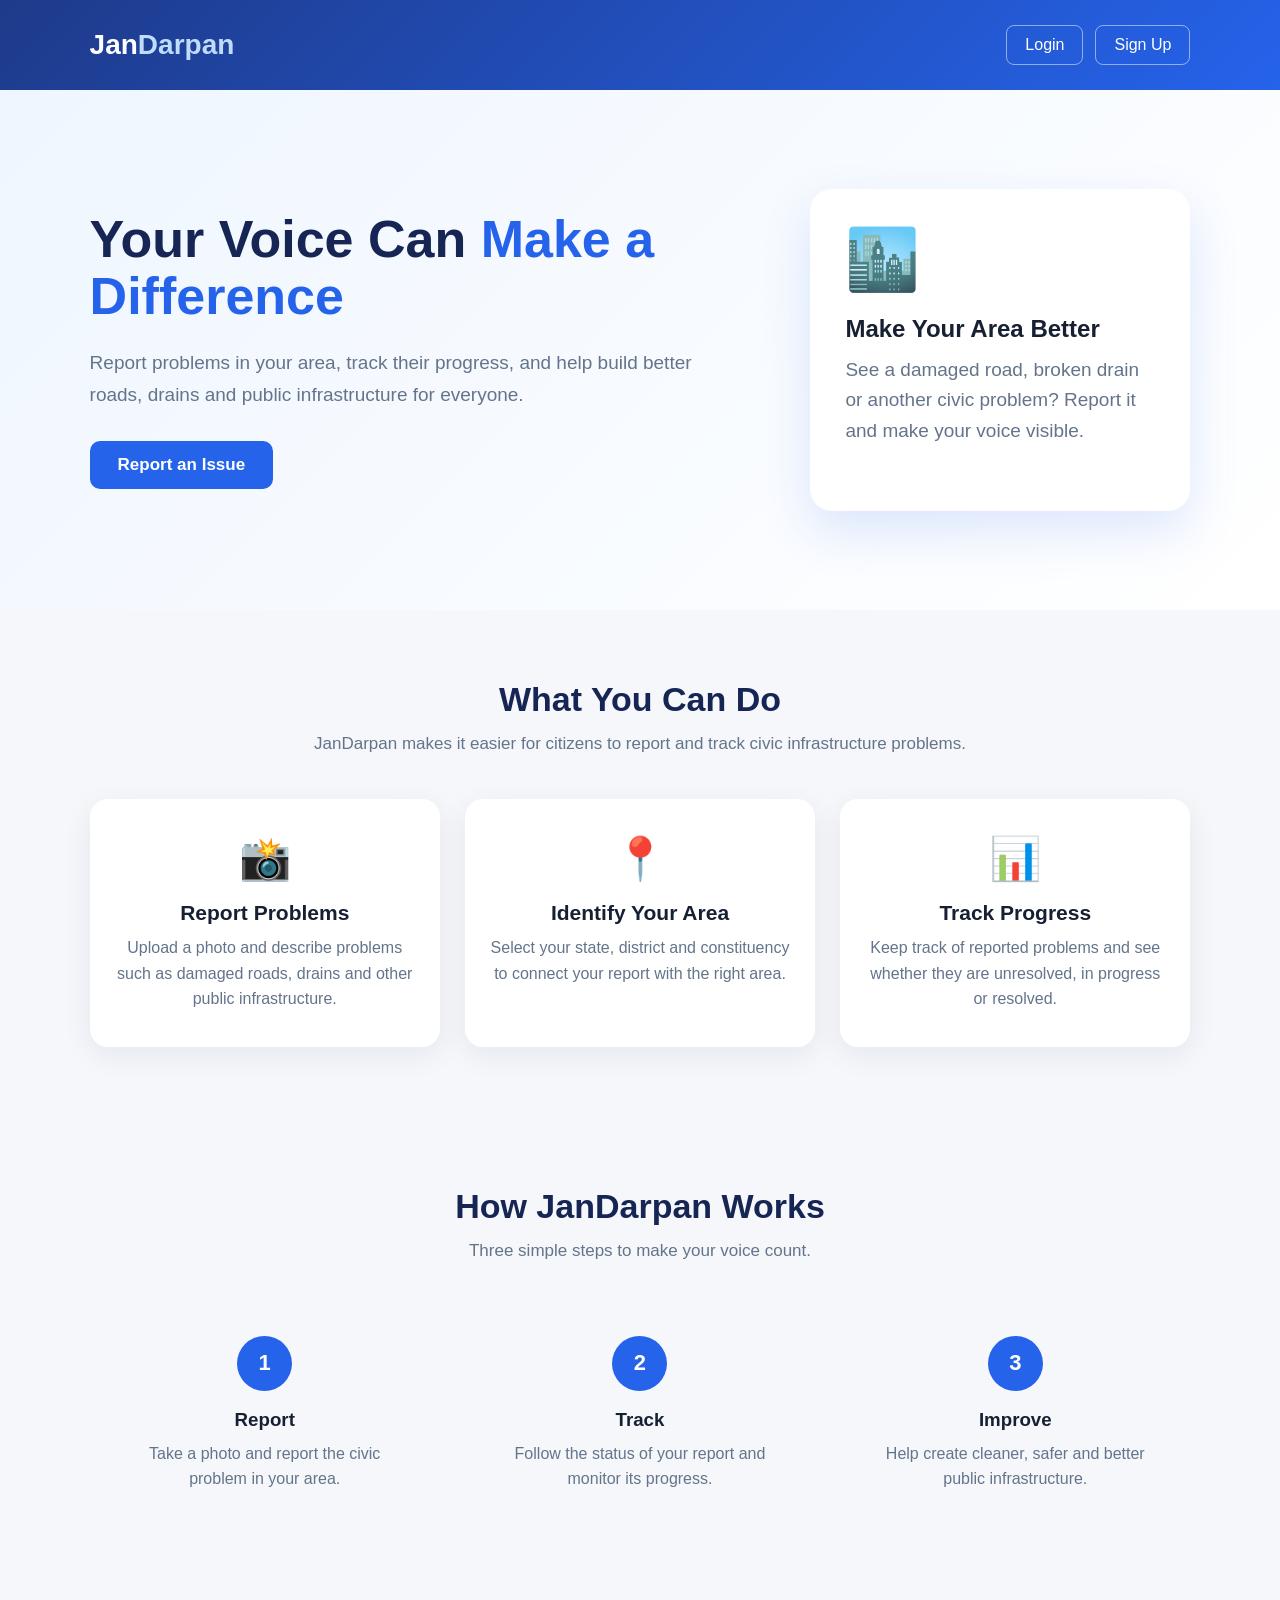
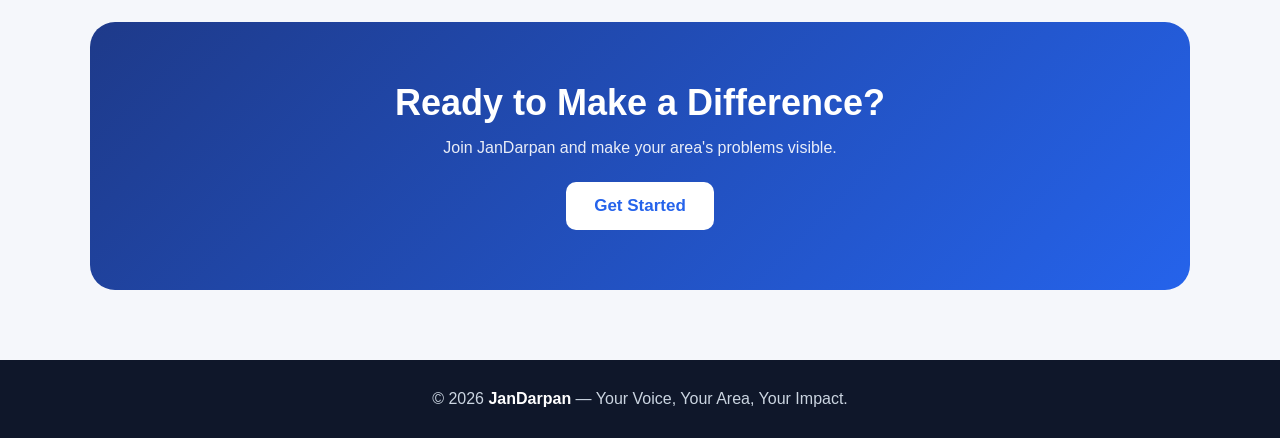
<file: index.html>
<!DOCTYPE html>
<html lang="en">

<head>
    <meta charset="UTF-8">
    <meta name="viewport" content="width=device-width, initial-scale=1.0">

    <title>JanDarpan - Your Voice Can Make a Difference</title>

    <link rel="stylesheet" href="jandarpan-home.css">
</head>

<body>

<header>

    <div class="logo">
        Jan<span>Darpan</span>
    </div>

    <div class="nav-buttons">
        <a href="login.html">Login</a>
        <a href="signup.html">Sign Up</a>
    </div>

</header>


<section class="hero">

    <div class="hero-content">

        <h1>
            Your Voice Can
            <span>Make a Difference</span>
        </h1>

        <p>
            Report problems in your area, track their progress,
            and help build better roads, drains and public infrastructure
            for everyone.
        </p>

        <a href="signup.html" class="primary-btn">
            Report an Issue
        </a>

    </div>


    <div class="hero-card">

        <div class="icon">🏙️</div>

        <h3>
            Make Your Area Better
        </h3>

        <p>
            See a damaged road, broken drain or another civic problem?
            Report it and make your voice visible.
        </p>

    </div>

</section>


<section class="section">

    <h2>
        What You Can Do
    </h2>

    <p class="section-subtitle">
        JanDarpan makes it easier for citizens to report and track
        civic infrastructure problems.
    </p>


    <div class="features">

        <div class="feature-card">

            <div class="feature-icon">
                📸
            </div>

            <h3>
                Report Problems
            </h3>

            <p>
                Upload a photo and describe problems such as
                damaged roads, drains and other public infrastructure.
            </p>

        </div>


        <div class="feature-card">

            <div class="feature-icon">
                📍
            </div>

            <h3>
                Identify Your Area
            </h3>

            <p>
                Select your state, district and constituency
                to connect your report with the right area.
            </p>

        </div>


        <div class="feature-card">

            <div class="feature-icon">
                📊
            </div>

            <h3>
                Track Progress
            </h3>

            <p>
                Keep track of reported problems and see
                whether they are unresolved, in progress or resolved.
            </p>

        </div>

    </div>

</section>


<section class="section">

    <h2>
        How JanDarpan Works
    </h2>

    <p class="section-subtitle">
        Three simple steps to make your voice count.
    </p>


    <div class="steps">

        <div class="step">

            <div class="step-number">
                1
            </div>

            <h3>
                Report
            </h3>

            <p>
                Take a photo and report the civic problem
                in your area.
            </p>

        </div>


        <div class="step">

            <div class="step-number">
                2
            </div>

            <h3>
                Track
            </h3>

            <p>
                Follow the status of your report
                and monitor its progress.
            </p>

        </div>


        <div class="step">

            <div class="step-number">
                3
            </div>

            <h3>
                Improve
            </h3>

            <p>
                Help create cleaner, safer and better
                public infrastructure.
            </p>

        </div>

    </div>

</section>


<section class="cta">

    <h2>
        Ready to Make a Difference?
    </h2>

    <p>
        Join JanDarpan and make your area's problems visible.
    </p>

    <a href="signup.html" class="primary-btn">
        Get Started
    </a>

</section>


<footer>

    <p>
        © 2026 <strong>JanDarpan</strong> — Your Voice, Your Area, Your Impact.
    </p>

</footer>


</body>
</html>
</file>
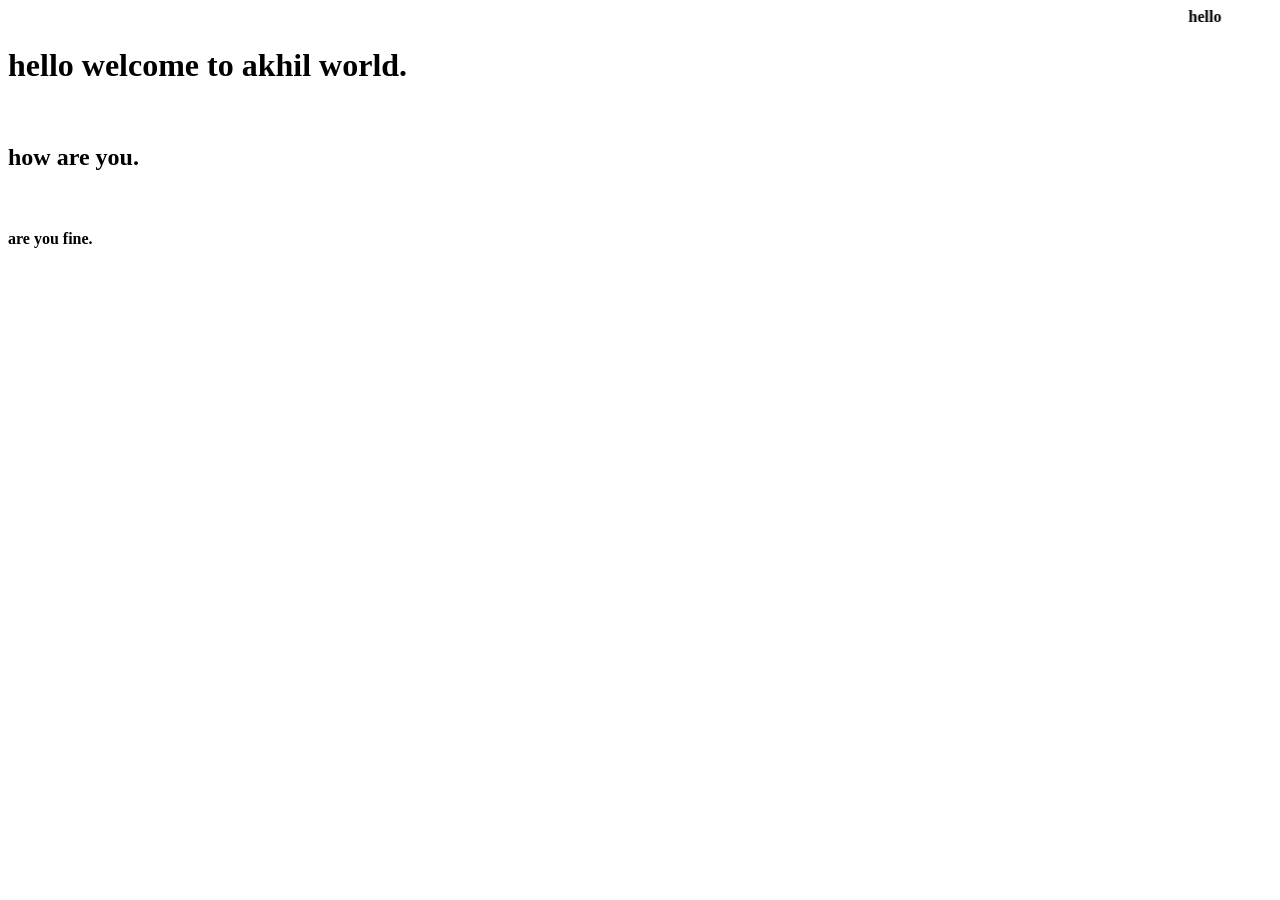
<file: akhilworld.html>
<html>

<title>
    akhil world


</title>
<body>
<marquee><b>hello</b> <br></marquee>
<b><h1>hello welcome to akhil world.</h1>
<br><h2>how are you.</h2>
<br><h4>are you fine.</h4>
</b>
</body>
</html>
</file>
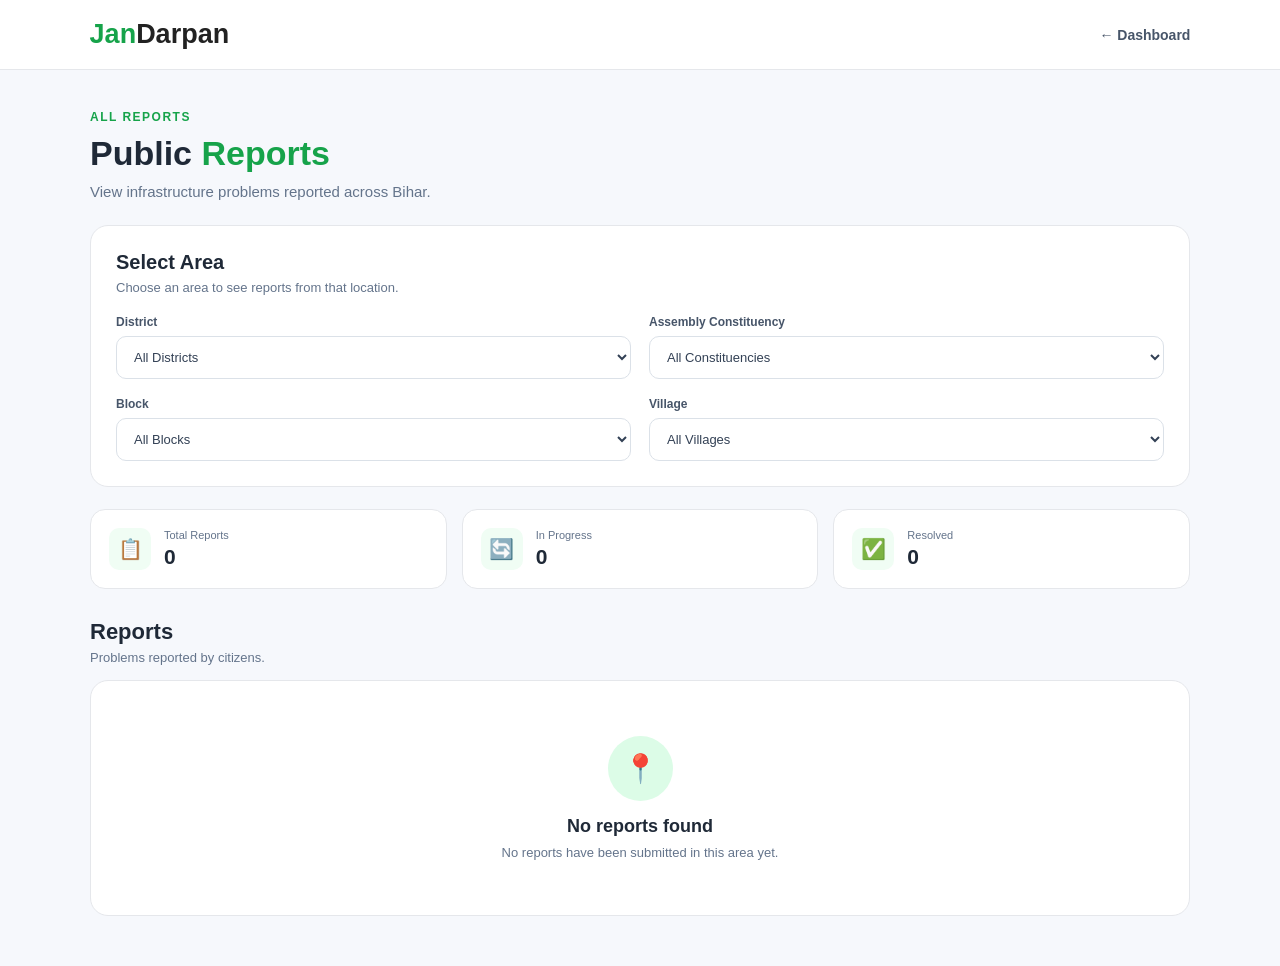
<file: all-reports.html>
<!DOCTYPE html>
<html lang="en">

<head>
    <meta charset="UTF-8">
    <meta name="viewport" content="width=device-width, initial-scale=1.0">

    <title>All Reports - JanDarpan</title>

    <link rel="stylesheet" href="all-reports.css">
</head>

<body>

<header class="topbar">

    <a href="dashboard.html" class="logo">
        <span>Jan</span>Darpan
    </a>

    <a href="dashboard.html" class="back-btn">
        ← Dashboard
    </a>

</header>


<main class="reports-page">

    <section class="page-heading">

        <p class="small-title">
            ALL REPORTS
        </p>

        <h1>
            Public <span>Reports</span>
        </h1>

        <p>
            View infrastructure problems reported across Bihar.
        </p>

    </section>


    <!-- AREA FILTER -->

    <section class="filter-card">

        <h2>
            Select Area
        </h2>

        <p>
            Choose an area to see reports from that location.
        </p>


        <div class="filter-grid">

            <div class="filter-group">

                <label for="district">
                    District
                </label>

                <select id="district">

                    <option value="all">
                        All Districts
                    </option>

                    <option>Araria</option>
                    <option>Arwal</option>
                    <option>Aurangabad</option>
                    <option>Banka</option>
                    <option>Begusarai</option>
                    <option>Bhagalpur</option>
                    <option>Bhojpur</option>
                    <option>Buxar</option>
                    <option>Darbhanga</option>
                    <option>East Champaran</option>
                    <option>Gaya</option>
                    <option>Gopalganj</option>
                    <option>Jamui</option>
                    <option>Jehanabad</option>
                    <option>Kaimur</option>
                    <option>Katihar</option>
                    <option>Khagaria</option>
                    <option>Kishanganj</option>
                    <option>Lakhisarai</option>
                    <option>Madhepura</option>
                    <option>Madhubani</option>
                    <option>Munger</option>
                    <option>Muzaffarpur</option>
                    <option>Nalanda</option>
                    <option>Nawada</option>
                    <option>Patna</option>
                    <option>Purnia</option>
                    <option>Rohtas</option>
                    <option>Saharsa</option>
                    <option>Samastipur</option>
                    <option>Saran</option>
                    <option>Sheikhpura</option>
                    <option>Sheohar</option>
                    <option>Sitamarhi</option>
                    <option>Siwan</option>
                    <option>Supaul</option>
                    <option>Vaishali</option>
                    <option>West Champaran</option>

                </select>

            </div>


            <div class="filter-group">

                <label for="assembly">
                    Assembly Constituency
                </label>

                <select id="assembly">

                    <option value="all">
                        All Constituencies
                    </option>

                </select>

            </div>


            <div class="filter-group">

                <label for="block">
                    Block
                </label>

                <select id="block">

                    <option value="all">
                        All Blocks
                    </option>

                </select>

            </div>


            <div class="filter-group">

                <label for="village">
                    Village
                </label>

                <select id="village">

                    <option value="all">
                        All Villages
                    </option>

                </select>

            </div>

        </div>

    </section>


    <!-- REPORT SUMMARY -->

    <section class="summary">

        <div class="summary-card">

            <span>📋</span>

            <div>
                <small>Total Reports</small>
                <strong>0</strong>
            </div>

        </div>


        <div class="summary-card">

            <span>🔄</span>

            <div>
                <small>In Progress</small>
                <strong>0</strong>
            </div>

        </div>


        <div class="summary-card">

            <span>✅</span>

            <div>
                <small>Resolved</small>
                <strong>0</strong>
            </div>

        </div>

    </section>


    <!-- REPORTS -->

    <section class="reports-section">

        <div class="section-heading">

            <h2>
                Reports
            </h2>

            <p>
                Problems reported by citizens.
            </p>

        </div>


        <div id="reportsList" class="reports-list">

            <div class="empty-state">

                <div class="empty-icon">
                    📍
                </div>

                <h3>
                    No reports found
                </h3>

                <p>
                    Reports from the selected area will appear here.
                </p>

            </div>

        </div>

    </section>

</main>

<script src="all-reports.js"></script>
</body>

</html>
</file>
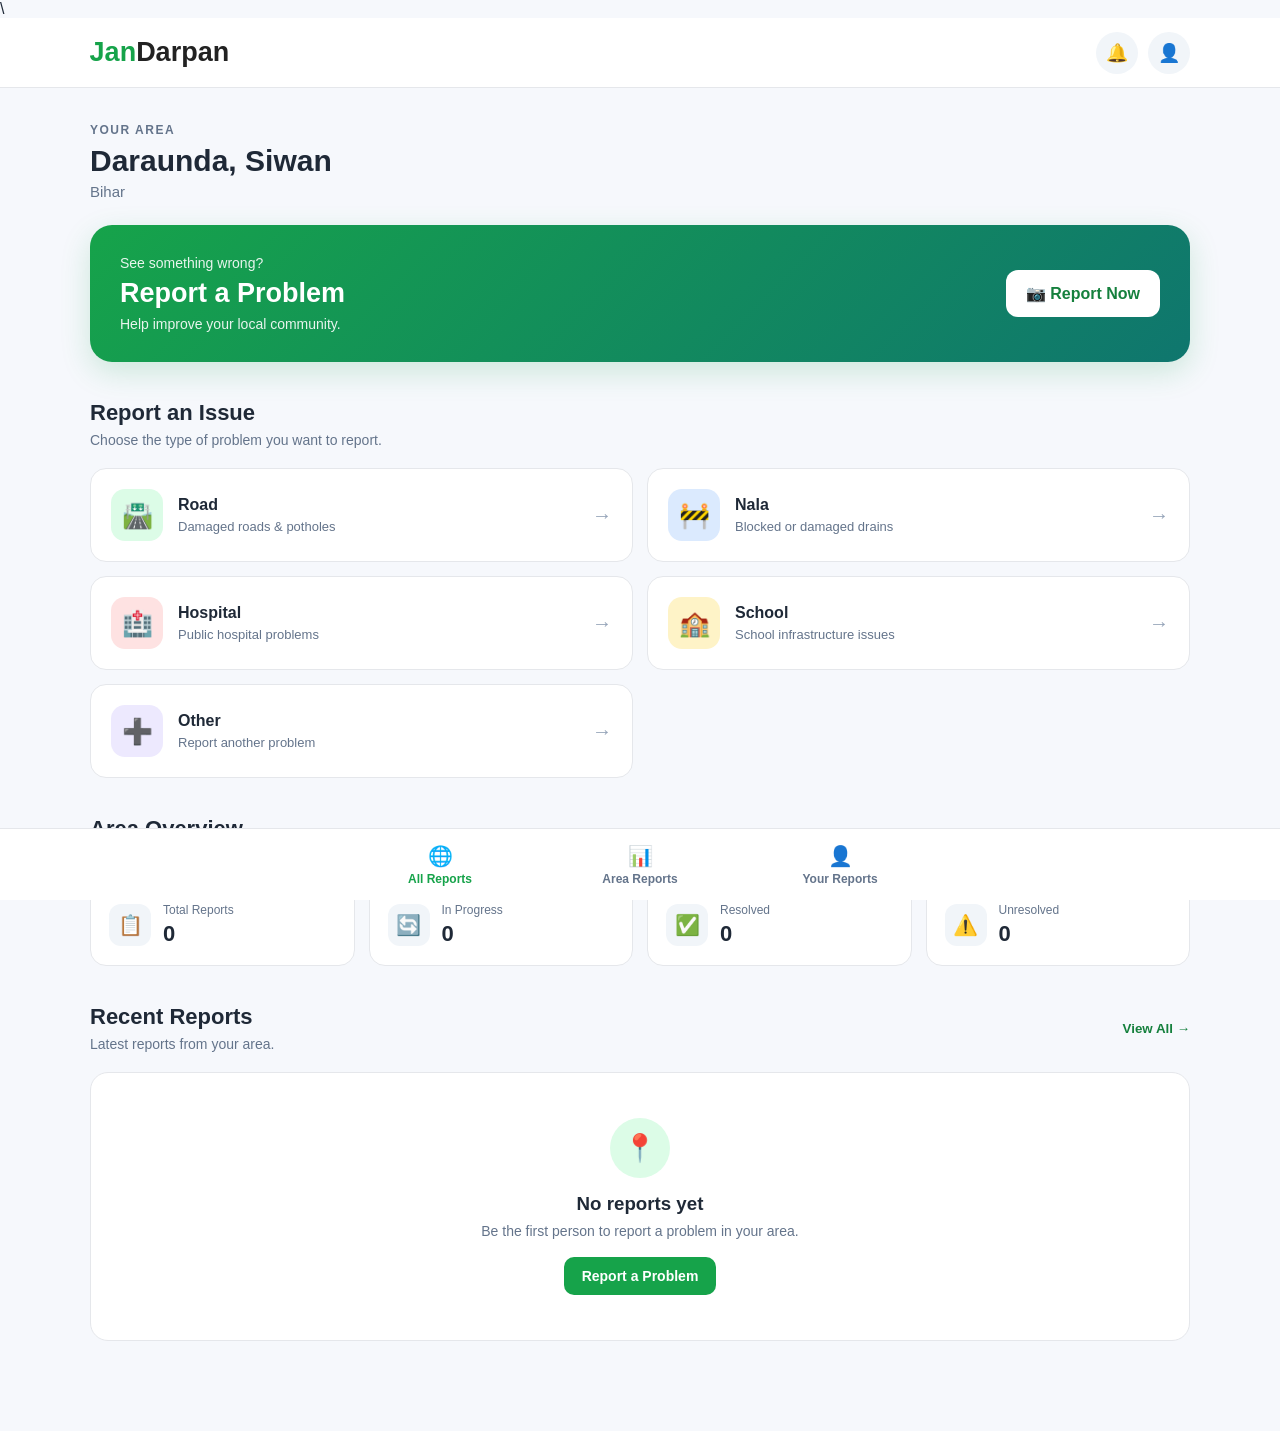
<file: dashboard.html>
\<!DOCTYPE html>
<html lang="en">

<head>
    <meta charset="UTF-8">
    <meta name="viewport" content="width=device-width, initial-scale=1.0">

    <title>Dashboard - JanDarpan</title>

    <link rel="stylesheet" href="dashboard.css">
</head>

<body>

    <!-- TOP BAR -->
    <header class="topbar">

        <div class="logo">
            <span>Jan</span>Darpan
        </div>

        <div class="top-actions">
            <button class="icon-btn">🔔</button>
            <button class="profile-btn">👤</button>
        </div>

    </header>


    <!-- MAIN CONTENT -->
    <main class="dashboard">

        <!-- LOCATION -->
        <section class="location-section">

            <p class="small-title">YOUR AREA</p>

            <h1 id="areaTitle">
                Daraunda, Siwan
            </h1>

            <p id="stateTitle">
                Bihar
            </p>

        </section>


        <!-- REPORT BUTTON -->
        <section class="report-section">

            <div class="report-text">
                <p>See something wrong?</p>

                <h2>
                    Report a Problem
                </h2>

                <span>
                    Help improve your local community.
                </span>
            </div>

            <a href="report.html" class="report-button">
                📷 Report Now
            </a>

        </section>


        <!-- CATEGORIES -->
        <section class="categories-section">

            <div class="section-heading">
                <h2>Report an Issue</h2>

                <p>
                    Choose the type of problem you want to report.
                </p>
            </div>


            <div class="categories">

                <a href="report.html?category=road" class="category-card road-card">

                    <div class="category-icon">
                        🛣️
                    </div>

                    <div>
                        <h3>Road</h3>
                        <p>Damaged roads & potholes</p>
                    </div>

                    <span class="arrow">→</span>

                </a>


                <a href="report.html?category=nala" class="category-card nala-card">

                    <div class="category-icon">
                        🚧
                    </div>

                    <div>
                        <h3>Nala</h3>
                        <p>Blocked or damaged drains</p>
                    </div>

                    <span class="arrow">→</span>

                </a>


                <a href="report.html?category=hospital" class="category-card hospital-card">

                    <div class="category-icon">
                        🏥
                    </div>

                    <div>
                        <h3>Hospital</h3>
                        <p>Public hospital problems</p>
                    </div>

                    <span class="arrow">→</span>

                </a>


                <a href="report.html?category=school" class="category-card school-card">

                    <div class="category-icon">
                        🏫
                    </div>

                    <div>
                        <h3>School</h3>
                        <p>School infrastructure issues</p>
                    </div>

                    <span class="arrow">→</span>

                </a>


                <a href="report.html?category=other" class="category-card other-card">

                    <div class="category-icon">
                        ➕
                    </div>

                    <div>
                        <h3>Other</h3>
                        <p>Report another problem</p>
                    </div>

                    <span class="arrow">→</span>

                </a>

            </div>

        </section>


        <!-- AREA OVERVIEW -->
        <section class="overview-section">

            <div class="section-heading">

                <h2>Area Overview</h2>

                <p>
                    Current reports from your area.
                </p>

            </div>


            <div class="overview-grid">

                <div class="overview-card">

                    <div class="overview-icon">
                        📋
                    </div>

                    <div>
                        <span>Total Reports</span>
                        <strong>0</strong>
                    </div>

                </div>


                <div class="overview-card">

                    <div class="overview-icon">
                        🔄
                    </div>

                    <div>
                        <span>In Progress</span>
                        <strong>0</strong>
                    </div>

                </div>


                <div class="overview-card">

                    <div class="overview-icon">
                        ✅
                    </div>

                    <div>
                        <span>Resolved</span>
                        <strong>0</strong>
                    </div>

                </div>


                <div class="overview-card">

                    <div class="overview-icon">
                        ⚠️
                    </div>

                    <div>
                        <span>Unresolved</span>
                        <strong>0</strong>
                    </div>

                </div>

            </div>

        </section>


        <!-- RECENT REPORTS -->
        <section class="reports-section">

            <div class="section-heading reports-heading">

                <div>
                    <h2>Recent Reports</h2>

                    <p>
                        Latest reports from your area.
                    </p>
                </div>

                <button class="view-all" onclick="window.location.href='all-reports.html'">
    View All →
</button>

            </div>


            <div class="empty-reports">

                <div class="empty-icon">
                    📍
                </div>

                <h3>No reports yet</h3>

                <p>
                    Be the first person to report a problem
                    in your area.
                </p>

                <a href="report.html">
                    Report a Problem
                </a>

            </div>

        </section>

    </main>


    <!-- BOTTOM NAVIGATION -->


 <nav class="bottom-nav">

    <a href="dashboard.html" class="nav-item active">
        <div class="nav-icon">🌐</div>
        <span>All Reports</span>
    </a>

    <a href="all-reports.html" class="nav-item">
        <div class="nav-icon">📊</div>
        <span>Area Reports</span>
    </a>

    <a href="your-reports.html" class="nav-item">
        <div class="nav-icon">👤</div>
        <span>Your Reports</span>
    </a>

</nav>

    <script src="dashboard.js"></script>

</body>

</html>
</file>
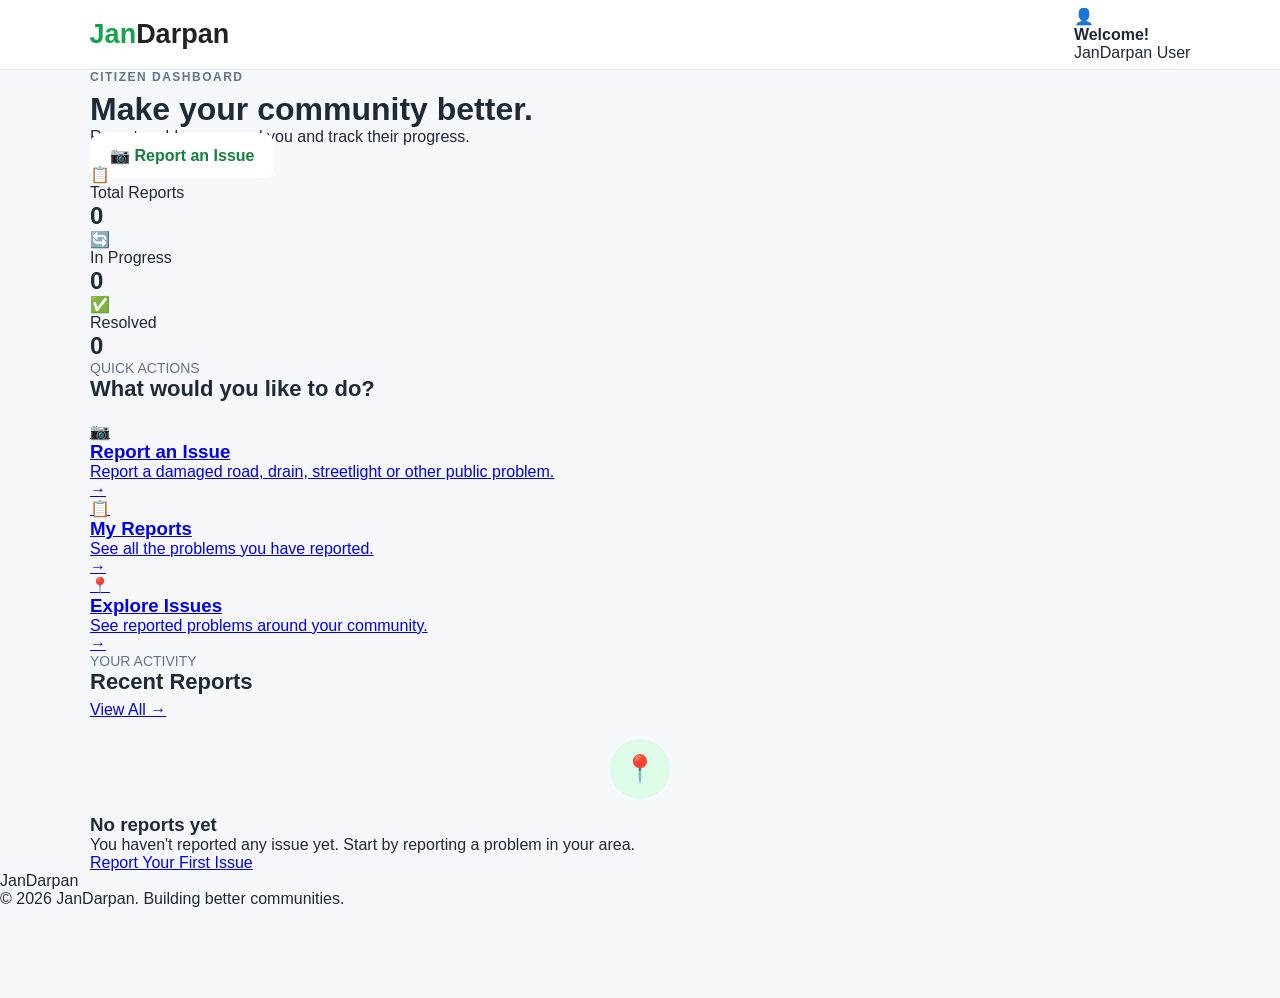
<file: dashboard_old.html>
<!DOCTYPE html>
<html lang="en">

<head>

    <meta charset="UTF-8">
    <meta name="viewport" content="width=device-width, initial-scale=1.0">

    <title>Dashboard - JanDarpan</title>

    <link rel="stylesheet" href="dashboard.css">

</head>


<body>

    <!-- TOP BAR -->

    <header class="topbar">

        <div class="logo">
            <span>Jan</span>Darpan
        </div>

        <div class="user-area">

            <div class="user-avatar">
                👤
            </div>

            <div>
                <strong>Welcome!</strong>
                <p>JanDarpan User</p>
            </div>

        </div>

    </header>



    <!-- MAIN -->

    <main class="dashboard">

        <div class="welcome">

            <div>

                <p class="small-title">
                    CITIZEN DASHBOARD
                </p>

                <h1>
                    Make your community
                    <span>better.</span>
                </h1>

                <p>
                    Report problems around you and
                    track their progress.
                </p>

            </div>


            <a href="#" class="report-button">
                📷 Report an Issue
            </a>

        </div>



        <!-- STATS -->

        <section class="stats">

            <div class="stat-card green">

                <div class="stat-icon">
                    📋
                </div>

                <div>
                    <p>Total Reports</p>
                    <h2>0</h2>
                </div>

            </div>


            <div class="stat-card blue">

                <div class="stat-icon">
                    🔄
                </div>

                <div>
                    <p>In Progress</p>
                    <h2>0</h2>
                </div>

            </div>


            <div class="stat-card purple">

                <div class="stat-icon">
                    ✅
                </div>

                <div>
                    <p>Resolved</p>
                    <h2>0</h2>
                </div>

            </div>

        </section>



        <!-- QUICK ACTIONS -->

        <section class="section">

            <div class="section-heading">

                <div>
                    <p>QUICK ACTIONS</p>

                    <h2>
                        What would you like to do?
                    </h2>
                </div>

            </div>


            <div class="actions">


                <a href="#" class="action-card">

                    <div class="action-icon green">
                        📷
                    </div>

                    <div>
                        <h3>Report an Issue</h3>

                        <p>
                            Report a damaged road,
                            drain, streetlight or other
                            public problem.
                        </p>
                    </div>

                    <span>→</span>

                </a>



                <a href="#" class="action-card">

                    <div class="action-icon blue">
                        📋
                    </div>

                    <div>
                        <h3>My Reports</h3>

                        <p>
                            See all the problems
                            you have reported.
                        </p>
                    </div>

                    <span>→</span>

                </a>



                <a href="#" class="action-card">

                    <div class="action-icon purple">
                        📍
                    </div>

                    <div>
                        <h3>Explore Issues</h3>

                        <p>
                            See reported problems
                            around your community.
                        </p>
                    </div>

                    <span>→</span>

                </a>


            </div>

        </section>



        <!-- RECENT REPORTS -->

        <section class="section recent">

            <div class="section-heading">

                <div>
                    <p>YOUR ACTIVITY</p>

                    <h2>
                        Recent Reports
                    </h2>
                </div>

                <a href="#">
                    View All →
                </a>

            </div>


            <div class="empty-state">

                <div class="empty-icon">
                    📍
                </div>

                <h3>
                    No reports yet
                </h3>

                <p>
                    You haven't reported any issue yet.
                    Start by reporting a problem in your area.
                </p>

                <a href="#" class="empty-button">
                    Report Your First Issue
                </a>

            </div>

        </section>

    </main>



    <!-- FOOTER -->

    <footer>

        <div class="footer-logo">
            <span>Jan</span>Darpan
        </div>

        <p>
            © 2026 JanDarpan. Building better communities.
        </p>

    </footer>


</body>

</html>
</file>
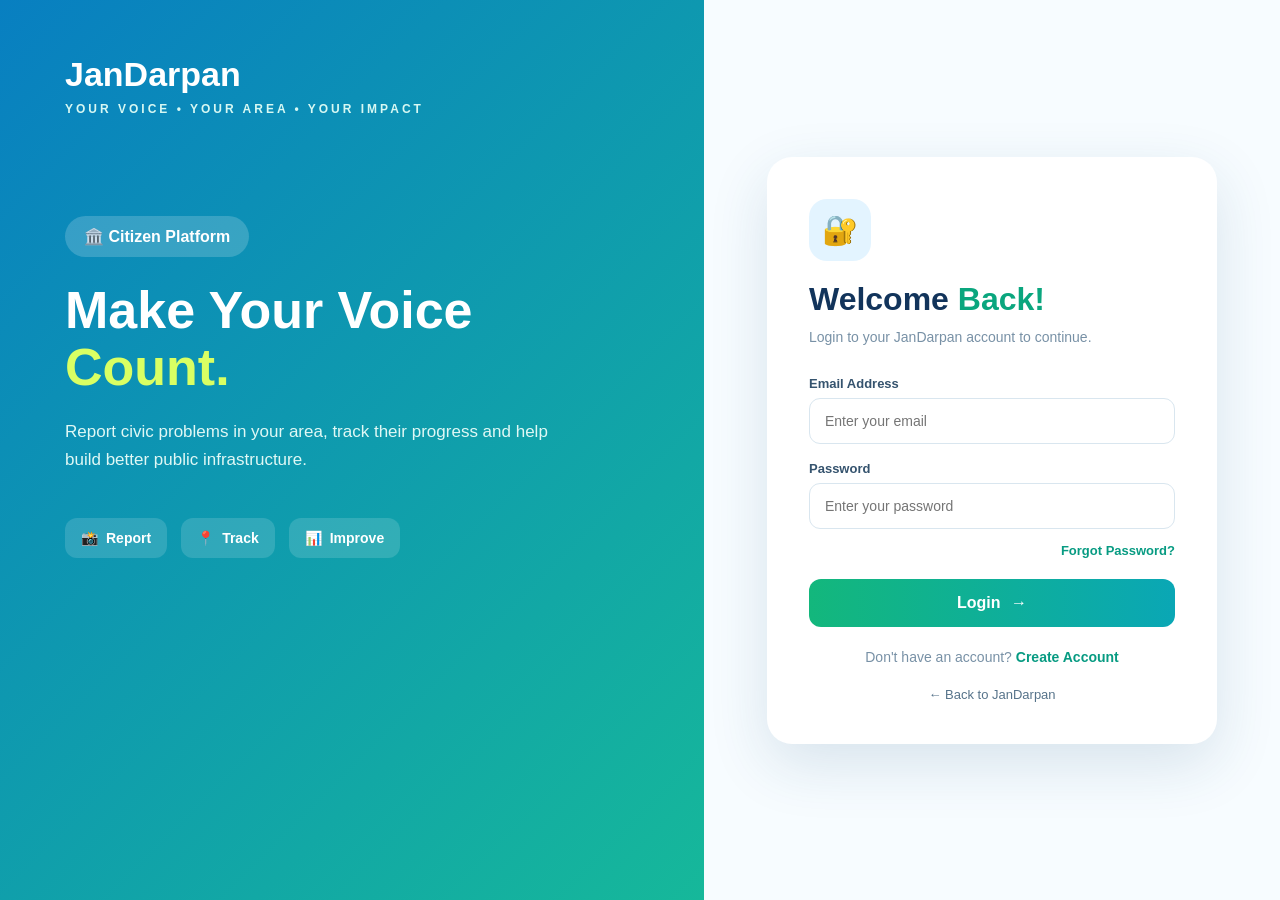
<file: login.html>
<!DOCTYPE html>
<html lang="en">

<head>

    <meta charset="UTF-8">
    <meta name="viewport" content="width=device-width, initial-scale=1.0">

    <title>JanDarpan - Login</title>

    <link rel="stylesheet" href="login.css">

</head>

<body>

<div class="login-page">


    <!-- LEFT SIDE -->

    <section class="login-hero">

        <div class="logo">
            Jan<span>Darpan</span>
        </div>

        <div class="tagline">
            YOUR VOICE • YOUR AREA • YOUR IMPACT
        </div>


        <div class="hero-content">

            <div class="badge">
                🏛️ Citizen Platform
            </div>

            <h1>
                Make Your Voice
                <span>Count.</span>
            </h1>

            <p>
                Report civic problems in your area,
                track their progress and help build
                better public infrastructure.
            </p>


            <div class="mini-features">

                <div>
                    📸
                    <span>Report</span>
                </div>

                <div>
                    📍
                    <span>Track</span>
                </div>

                <div>
                    📊
                    <span>Improve</span>
                </div>

            </div>

        </div>

    </section>



    <!-- RIGHT SIDE -->

    <section class="login-section">

        <div class="login-card">

            <div class="login-icon">
                🔐
            </div>


            <h2>
                Welcome <span>Back!</span>
            </h2>

            <p class="subtitle">
                Login to your JanDarpan account
                to continue.
            </p>


            <form id="loginForm">


                <label for="email">
                    Email Address
                </label>

                <input
                    type="email"
                    id="email"
                    placeholder="Enter your email"
                    required
                >


                <label for="password">
                    Password
                </label>

                <input
                    type="password"
                    id="password"
                    placeholder="Enter your password"
                    required
                >


                <div class="forgot">
                    <a href="#" onclick="return false;">
                        Forgot Password?
                    </a>
                </div>


                <button type="submit">
                    Login
                    <span>→</span>
                </button>

            </form>


            <p id="status"></p>


            <p class="signup-text">
                Don't have an account?
                <a href="signup.html">
                    Create Account
                </a>
            </p>


            <a href="index.html" class="back-home">
                ← Back to JanDarpan
            </a>

        </div>

    </section>

</div>



<script>

    const loginForm = document.getElementById("loginForm");
    const status = document.getElementById("status");


    loginForm.addEventListener("submit", async function(event) {

        event.preventDefault();


        const email =
            document.getElementById("email").value.trim();

        const password =
            document.getElementById("password").value;


        status.innerText = "Logging in...";
        status.style.color = "#56738a";


        try {

            const response = await fetch("/api/login", {

                method: "POST",

                headers: {
                    "Content-Type": "application/json"
                },

                body: JSON.stringify({
                    email: email,
                    password: password
                })

            });


            const data = await response.json();


            if (!response.ok || !data.success) {

                status.innerText =
                    data.message || "Invalid email or password.";

                status.style.color = "#dc2626";

                return;
            }


            status.innerText =
                "Login successful!";

            status.style.color = "#16a34a";


            setTimeout(function() {

                window.location.href =
                    "select-area.html";

            }, 500);


        } catch (error) {

            status.innerText =
                "Unable to connect to server.";

            status.style.color = "#dc2626";

        }

    });

</script>


</body>

</html>
</file>
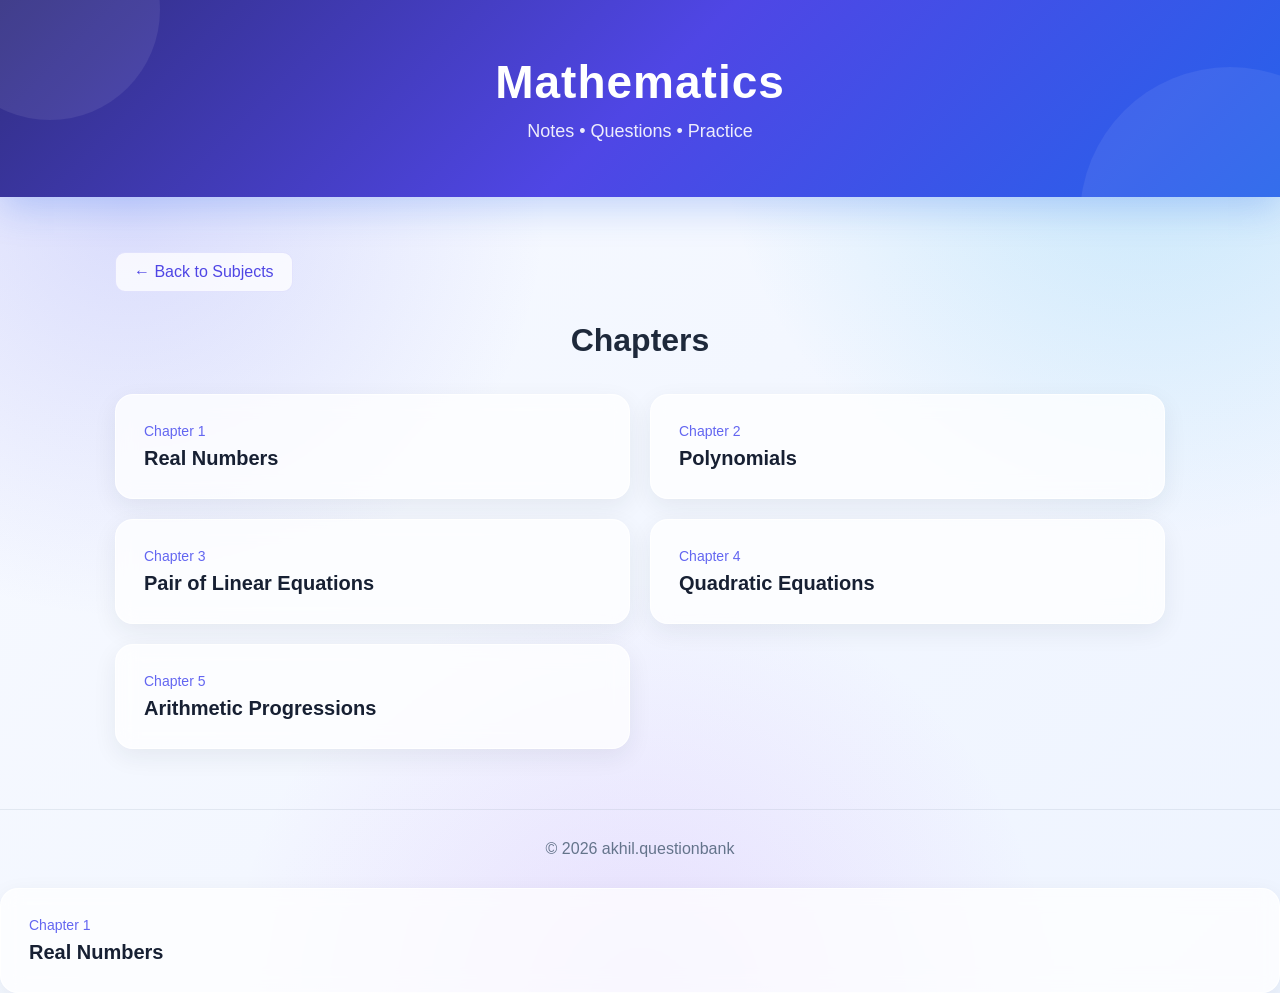
<file: mathematics.html>
<!DOCTYPE html>
<html lang="en">

<head>
    <meta charset="UTF-8">
    <meta name="viewport" content="width=device-width, initial-scale=1.0">

    <title>Mathematics | akhil.questionbank</title>

    <link rel="stylesheet" href="style.css">
</head>

<body>

<header>
    <h1>Mathematics</h1>
    <p>Notes • Questions • Practice</p>
</header>

<main>

    <a href="index.html" class="back-button">← Back to Subjects</a>

    <h2>Chapters</h2>

    <div class="chapters">

        <a href="#" class="chapter">
            <span>Chapter 1</span>
            <strong>Real Numbers</strong>
        </a>

        <a href="#" class="chapter">
            <span>Chapter 2</span>
            <strong>Polynomials</strong>
        </a>

        <a href="#" class="chapter">
            <span>Chapter 3</span>
            <strong>Pair of Linear Equations</strong>
        </a>

        <a href="#" class="chapter">
            <span>Chapter 4</span>
            <strong>Quadratic Equations</strong>
        </a>

        <a href="#" class="chapter">
            <span>Chapter 5</span>
            <strong>Arithmetic Progressions</strong>
        </a>

    </div>

</main>

<footer>
    <p>© 2026 akhil.questionbank</p>
</footer>

</body>
</html>
<a href="maths/real-numbers.html" class="chapter">
    <span>Chapter 1</span>
    <strong>Real Numbers</strong>
</a>
</file>
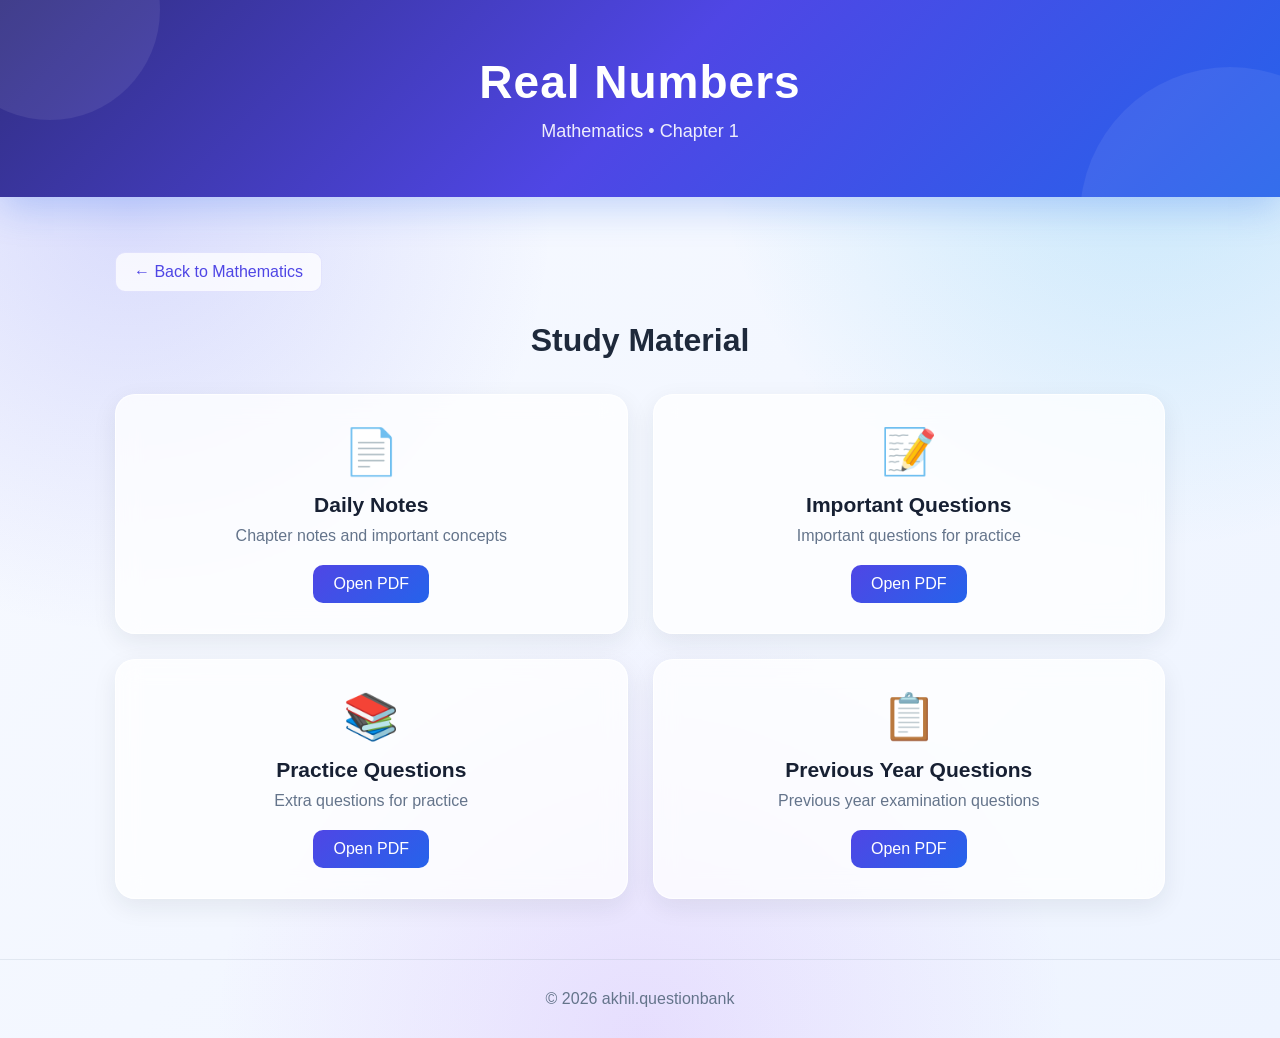
<file: real-number.html>
<!DOCTYPE html>
<html lang="en">

<head>
    <meta charset="UTF-8">
    <meta name="viewport" content="width=device-width, initial-scale=1.0">

    <title>Real Numbers | akhil.questionbank</title>

    <link rel="stylesheet" href="../style.css">
</head>

<body>

<header>
    <h1>Real Numbers</h1>
    <p>Mathematics • Chapter 1</p>
</header>

<main>

    <a href="../mathematics.html" class="back-button">
        ← Back to Mathematics
    </a>

    <h2>Study Material</h2>

    <div class="pdfs">

        <div class="pdf-card">
            <div class="pdf-icon">📄</div>
            <h3>Daily Notes</h3>
            <p>Chapter notes and important concepts</p>
            <a href="#" class="pdf-button">Open PDF</a>
        </div>

        <div class="pdf-card">
            <div class="pdf-icon">📝</div>
            <h3>Important Questions</h3>
            <p>Important questions for practice</p>
            <a href="#" class="pdf-button">Open PDF</a>
        </div>

        <div class="pdf-card">
            <div class="pdf-icon">📚</div>
            <h3>Practice Questions</h3>
            <p>Extra questions for practice</p>
            <a href="#" class="pdf-button">Open PDF</a>
        </div>

        <div class="pdf-card">
            <div class="pdf-icon">📋</div>
            <h3>Previous Year Questions</h3>
            <p>Previous year examination questions</p>
            <a href="#" class="pdf-button">Open PDF</a>
        </div>

    </div>

</main>

<footer>
    <p>© 2026 akhil.questionbank</p>
</footer>

</body>
</html>
</file>
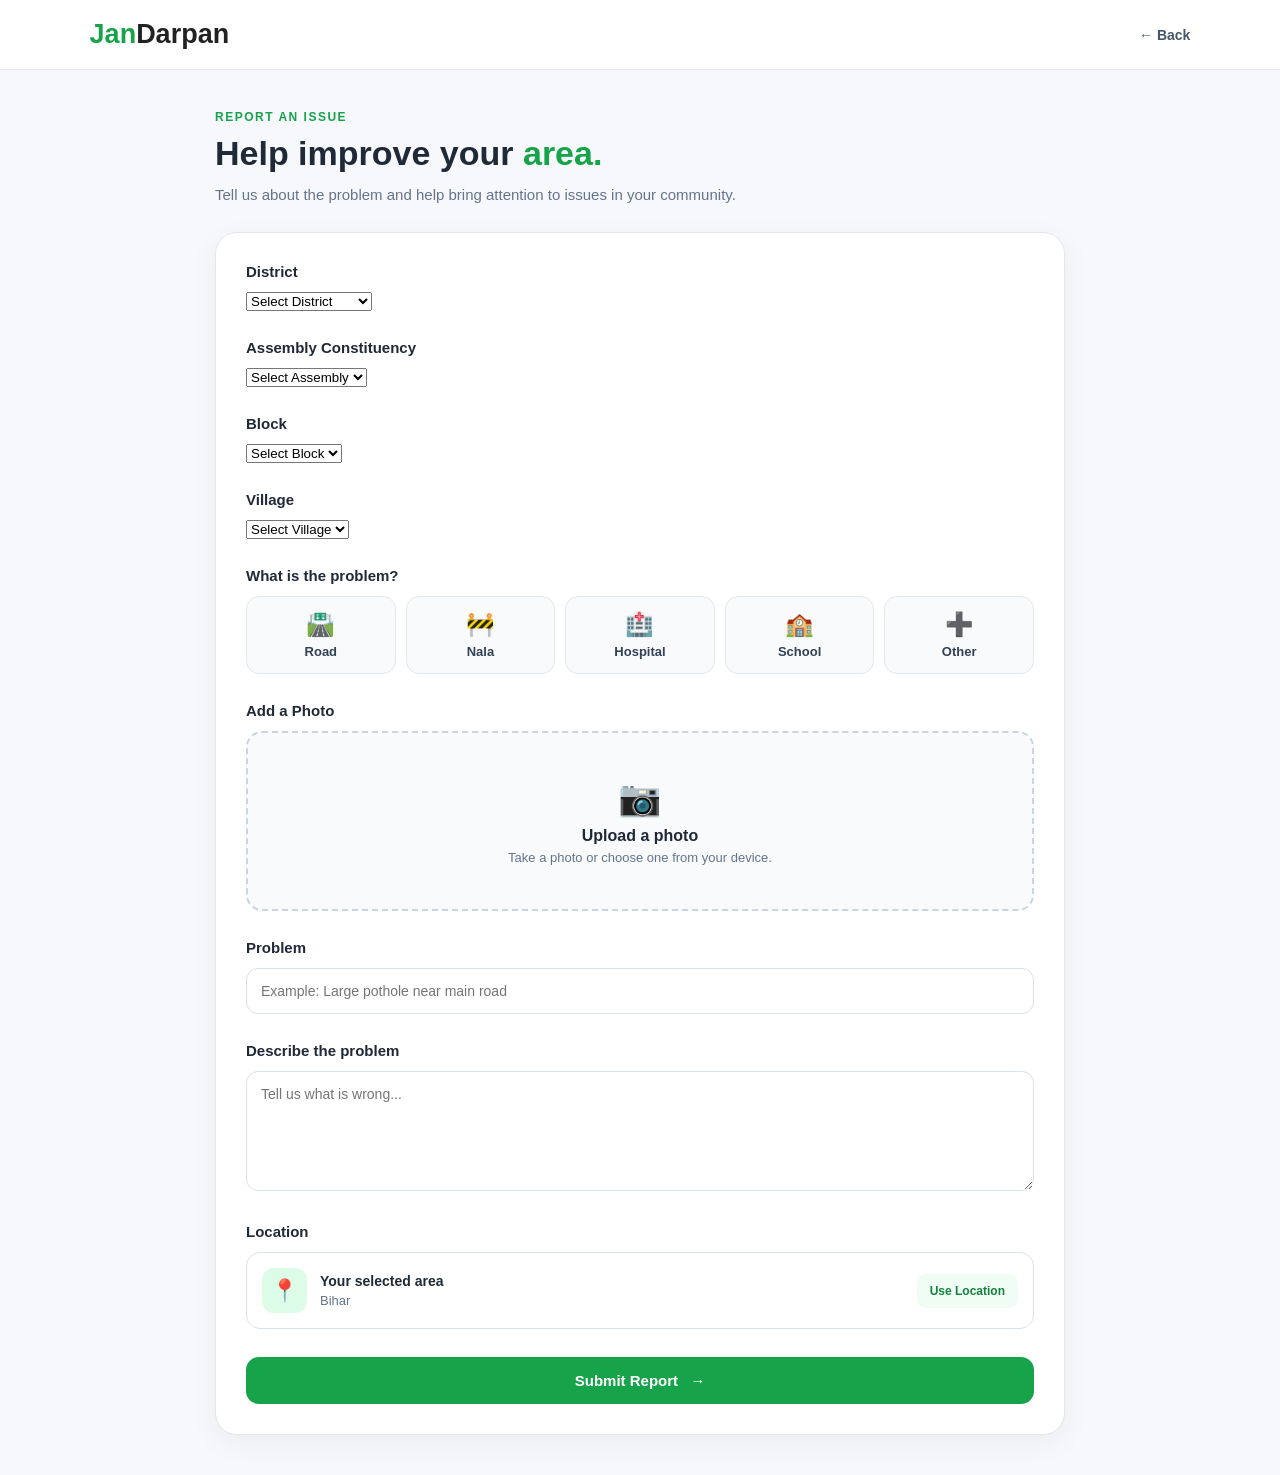
<file: report.html>
<!DOCTYPE html>
<html lang="en">

<head>
    <meta charset="UTF-8">
    <meta name="viewport" content="width=device-width, initial-scale=1.0">

    <title>Report a Problem - JanDarpan</title>

    <link rel="stylesheet" href="report.css">
</head>

<body>

    <!-- TOP BAR -->
    <header class="topbar">

        <a href="dashboard.html" class="logo">
            <span>Jan</span>Darpan
        </a>

        <a href="dashboard.html" class="back-btn">
            ← Back
        </a>

    </header>


    <!-- MAIN -->
    <main class="report-page">

        <!-- HEADING -->
        <section class="report-heading">

            <p class="small-title">
                REPORT AN ISSUE
            </p>

            <h1>
                Help improve your <span>area.</span>
            </h1>

            <p>
                Tell us about the problem and help bring
                attention to issues in your community.
            </p>

        </section>


        <!-- REPORT FORM -->
        <section class="report-card">

            <form id="reportForm">

                <!-- CATEGORY -->
                <div class="form-group">

    <label for="reportDistrict">
        District
    </label>

    <select id="reportDistrict" required>

        <option value="all">
            Select District
        </option>

        <option>Araria</option>
        <option>Arwal</option>
        <option>Aurangabad</option>
        <option>Banka</option>
        <option>Begusarai</option>
        <option>Bhagalpur</option>
        <option>Bhojpur</option>
        <option>Buxar</option>
        <option>Darbhanga</option>
        <option>East Champaran</option>
        <option>Gaya</option>
        <option>Gopalganj</option>
        <option>Jamui</option>
        <option>Jehanabad</option>
        <option>Kaimur</option>
        <option>Katihar</option>
        <option>Khagaria</option>
        <option>Kishanganj</option>
        <option>Lakhisarai</option>
        <option>Madhepura</option>
        <option>Madhubani</option>
        <option>Munger</option>
        <option>Muzaffarpur</option>
        <option>Nalanda</option>
        <option>Nawada</option>
        <option>Patna</option>
        <option>Purnia</option>
        <option>Rohtas</option>
        <option>Saharsa</option>
        <option>Samastipur</option>
        <option>Saran</option>
        <option>Sheikhpura</option>
        <option>Sheohar</option>
        <option>Sitamarhi</option>
        <option>Siwan</option>
        <option>Supaul</option>
        <option>Vaishali</option>
        <option>West Champaran</option>

    </select>

</div>


<div class="form-group">

    <label for="reportAssembly">
        Assembly Constituency
    </label>

    <select id="reportAssembly" required>

        <option value="all">
            Select Assembly
        </option>

    </select>

</div>


<div class="form-group">

    <label for="reportBlock">
        Block
    </label>

    <select id="reportBlock" required>

        <option value="all">
            Select Block
        </option>

    </select>

</div>


<div class="form-group">

    <label for="reportVillage">
        Village
    </label>

    <select id="reportVillage" required>

        <option value="all">
            Select Village
        </option>

    </select>

</div>
                <div class="form-group">

                    <label>
                        What is the problem?
                    </label>

                    <div class="category-options">

                        <button type="button"
                                class="category-option"
                                data-category="Road">

                            <span>🛣️</span>
                            Road

                        </button>


                        <button type="button"
                                class="category-option"
                                data-category="Nala">

                            <span>🚧</span>
                            Nala

                        </button>


                        <button type="button"
                                class="category-option"
                                data-category="Hospital">

                            <span>🏥</span>
                            Hospital

                        </button>


                        <button type="button"
                                class="category-option"
                                data-category="School">

                            <span>🏫</span>
                            School

                        </button>


                        <button type="button"
                                class="category-option"
                                data-category="Other">

                            <span>➕</span>
                            Other

                        </button>

                    </div>

                    <input
                        type="hidden"
                        id="category"
                        name="category"
                        required
                    >

                </div>


                <!-- PHOTO -->
                <div class="form-group">

                    <label for="photo">
                        Add a Photo
                    </label>

                    <div class="photo-upload">

                        <input
                            type="file"
                            id="photo"
                            accept="image/*"
                        >

                        <div class="upload-content">

                            <div class="upload-icon">
                                📷
                            </div>

                            <h3>
                                Upload a photo
                            </h3>

                            <p>
                                Take a photo or choose one
                                from your device.
                            </p>

                        </div>

                    </div>

                </div>


                <!-- PROBLEM TITLE -->
                <div class="form-group">

                    <label for="problem">
                        Problem
                    </label>

                    <input
                        type="text"
                        id="problem"
                        placeholder="Example: Large pothole near main road"
                        required
                    >

                </div>


                <!-- DESCRIPTION -->
                <div class="form-group">

                    <label for="description">
                        Describe the problem
                    </label>

                    <textarea
                        id="description"
                        rows="5"
                        placeholder="Tell us what is wrong..."
                    ></textarea>

                </div>


                <!-- LOCATION -->
                <div class="form-group">

                    <label>
                        Location
                    </label>

                    <div class="location-box">

                        <div class="location-icon">
                            📍
                        </div>

                        <div class="location-details">

                            <strong id="locationArea">
                                Your selected area
                            </strong>

                            <p id="locationState">
                                Bihar
                            </p>

                        </div>

                        <button
                            type="button"
                            id="locationButton"
                            class="location-button"
                        >
                            Use Location
                        </button>

                    </div>

                </div>


                <!-- SUBMIT -->
                <button
                    type="submit"
                    class="submit-button"
                >
                    Submit Report
                    <span>→</span>
                </button>

            </form>

        </section>

    </main>


    <script src="report.js"></script>

</body>

</html>
</file>
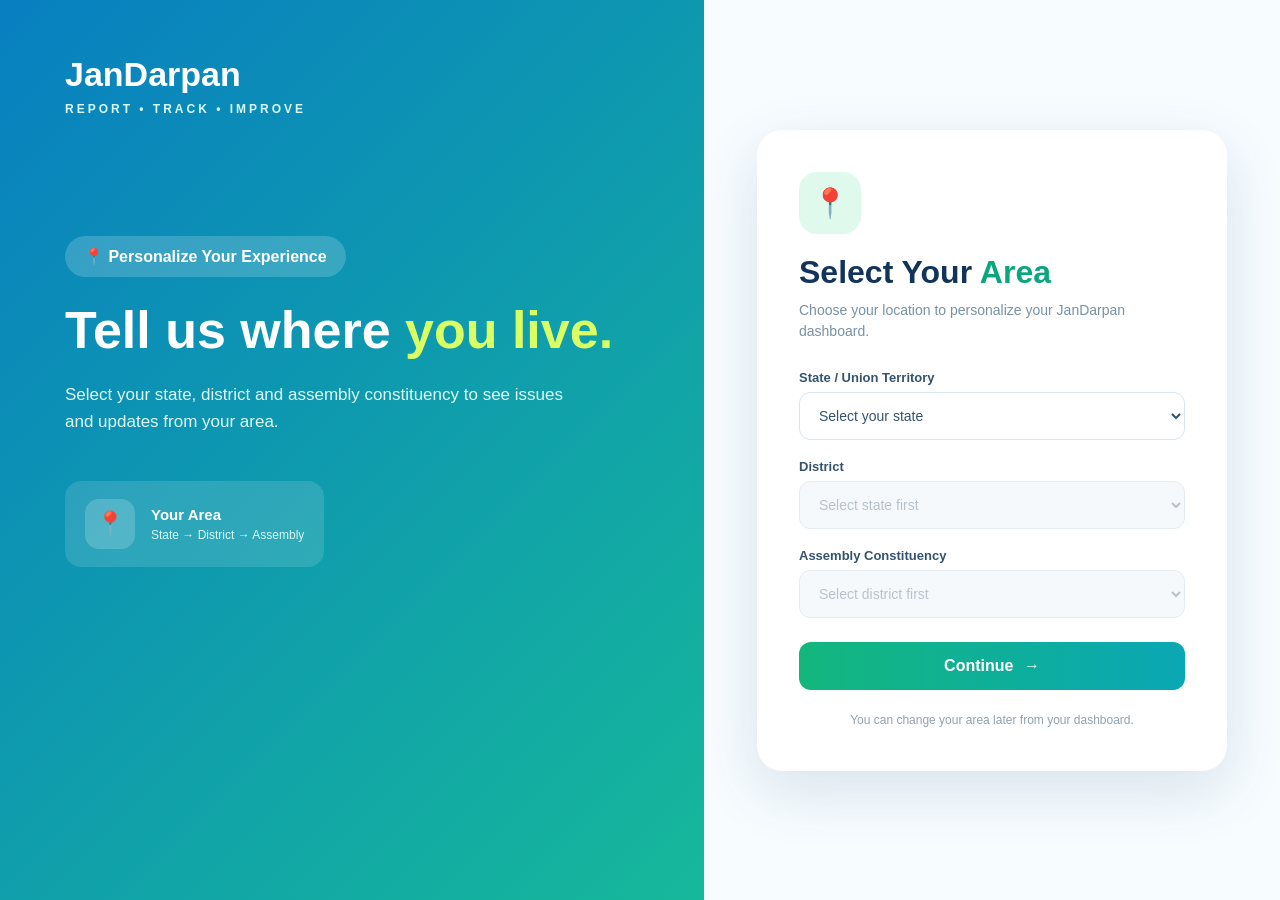
<file: select-area.html>
<!DOCTYPE html>
<html lang="en">

<head>

    <meta charset="UTF-8">
    <meta name="viewport" content="width=device-width, initial-scale=1.0">

    <title>Select Area - JanDarpan</title>

    <link rel="stylesheet" href="select-area.css">

</head>


<body>

    <div class="area-page">


        <!-- LEFT SIDE -->

        <section class="area-hero">

            <div class="logo">
                <span>Jan</span>Darpan
            </div>

            <p class="tagline">
                REPORT • TRACK • IMPROVE
            </p>


            <div class="hero-content">

                <div class="badge">
                    📍 Personalize Your Experience
                </div>

                <h1>
                    Tell us where
                    <span>you live.</span>
                </h1>

                <p>
                    Select your state, district and assembly
                    constituency to see issues and updates
                    from your area.
                </p>


                <div class="location-preview">

                    <div class="preview-icon">
                        📍
                    </div>

                    <div>

                        <h3>
                            Your Area
                        </h3>

                        <p>
                            State → District → Assembly
                        </p>

                    </div>

                </div>

            </div>

        </section>



        <!-- RIGHT SIDE -->

        <section class="area-section">

            <div class="area-card">

                <div class="location-icon">
                    📍
                </div>


                <h2>
                    Select Your <span>Area</span>
                </h2>

                <p class="subtitle">
                    Choose your location to personalize
                    your JanDarpan dashboard.
                </p>


                <form id="areaForm">


                    <!-- STATE -->

                    <label for="state">
                        State / Union Territory
                    </label>

                    <select id="state" required>

                        <option value="">
                            Select your state
                        </option>

                        <option value="Andhra Pradesh">
                            Andhra Pradesh
                        </option>

                        <option value="Arunachal Pradesh">
                            Arunachal Pradesh
                        </option>

                        <option value="Assam">
                            Assam
                        </option>

                        <option value="Bihar">
                            Bihar
                        </option>

                        <option value="Chhattisgarh">
                            Chhattisgarh
                        </option>

                        <option value="Goa">
                            Goa
                        </option>

                        <option value="Gujarat">
                            Gujarat
                        </option>

                        <option value="Haryana">
                            Haryana
                        </option>

                        <option value="Himachal Pradesh">
                            Himachal Pradesh
                        </option>

                        <option value="Jharkhand">
                            Jharkhand
                        </option>

                        <option value="Karnataka">
                            Karnataka
                        </option>

                        <option value="Kerala">
                            Kerala
                        </option>

                        <option value="Madhya Pradesh">
                            Madhya Pradesh
                        </option>

                        <option value="Maharashtra">
                            Maharashtra
                        </option>

                        <option value="Manipur">
                            Manipur
                        </option>

                        <option value="Meghalaya">
                            Meghalaya
                        </option>

                        <option value="Mizoram">
                            Mizoram
                        </option>

                        <option value="Nagaland">
                            Nagaland
                        </option>

                        <option value="Odisha">
                            Odisha
                        </option>

                        <option value="Punjab">
                            Punjab
                        </option>

                        <option value="Rajasthan">
                            Rajasthan
                        </option>

                        <option value="Sikkim">
                            Sikkim
                        </option>

                        <option value="Tamil Nadu">
                            Tamil Nadu
                        </option>

                        <option value="Telangana">
                            Telangana
                        </option>

                        <option value="Tripura">
                            Tripura
                        </option>

                        <option value="Uttar Pradesh">
                            Uttar Pradesh
                        </option>

                        <option value="Uttarakhand">
                            Uttarakhand
                        </option>

                        <option value="West Bengal">
                            West Bengal
                        </option>

                        <option value="Delhi">
                            Delhi
                        </option>

                        <option value="Jammu and Kashmir">
                            Jammu and Kashmir
                        </option>

                        <option value="Ladakh">
                            Ladakh
                        </option>

                        <option value="Puducherry">
                            Puducherry
                        </option>

                        <option value="Chandigarh">
                            Chandigarh
                        </option>

                        <option value="Dadra and Nagar Haveli and Daman and Diu">
                            Dadra and Nagar Haveli and Daman and Diu
                        </option>

                        <option value="Lakshadweep">
                            Lakshadweep
                        </option>

                        <option value="Andaman and Nicobar Islands">
                            Andaman and Nicobar Islands
                        </option>

                    </select>



                    <!-- DISTRICT -->

                    <label for="district">
                        District
                    </label>

                    <select id="district" disabled required>

                        <option value="">
                            Select state first
                        </option>

                    </select>



                    <!-- ASSEMBLY -->

                    <label for="assembly">
                        Assembly Constituency
                    </label>

                    <select id="assembly" disabled required>

                        <option value="">
                            Select district first
                        </option>

                    </select>



                    <!-- CONTINUE -->

                    <button type="submit">
                        Continue
                        <span>→</span>
                    </button>


                </form>


                <p class="help-text">
                    You can change your area later from
                    your dashboard.
                </p>

            </div>

        </section>

    </div>


    <!-- JAVASCRIPT -->

    <script src="select-area.js"></script>

</body>

</html>
</file>
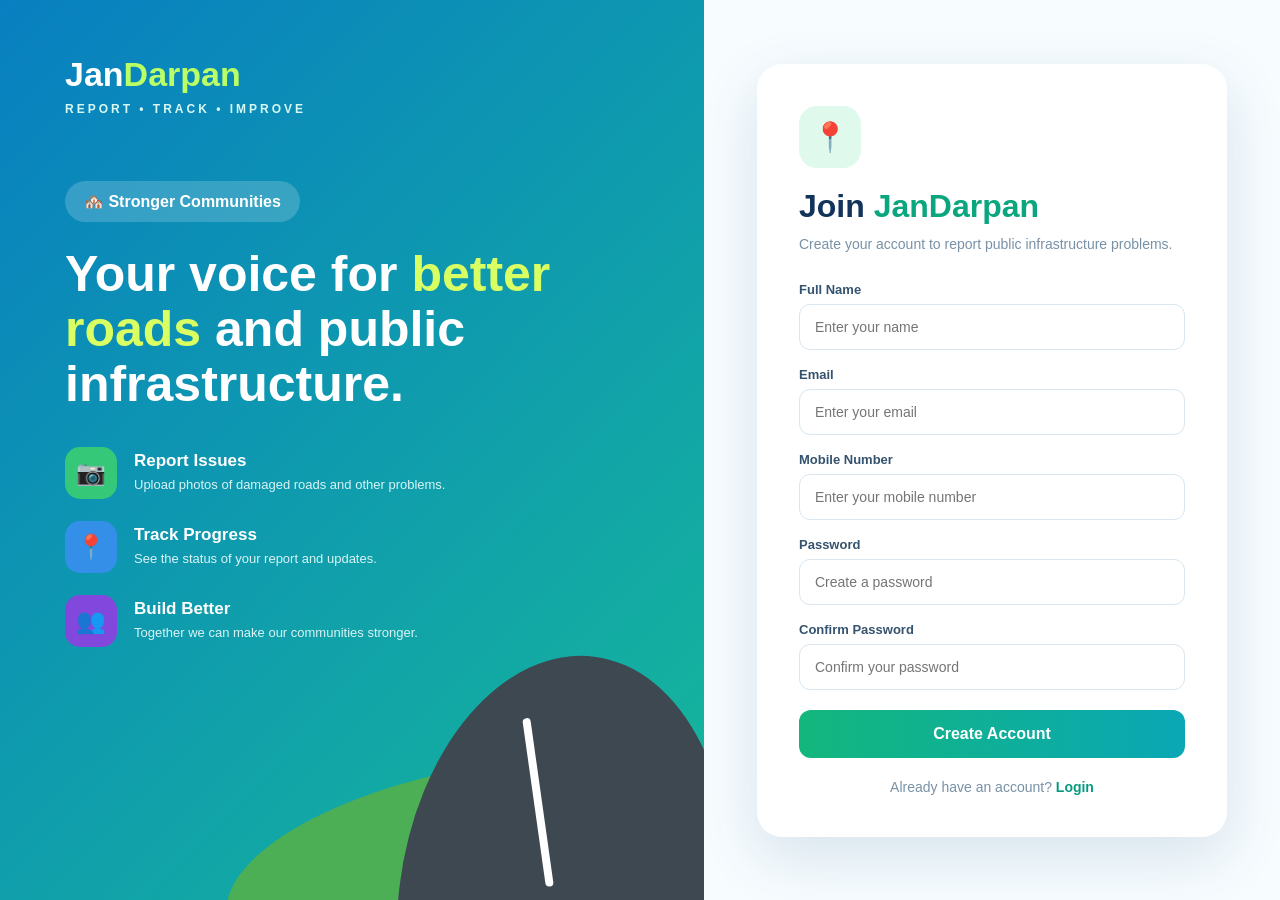
<file: signup.html>
<!DOCTYPE html>
<html lang="en">
<head>
    <meta charset="UTF-8">
    <meta name="viewport" content="width=device-width, initial-scale=1.0">

    <title>Join JanDarpan</title>

    <link rel="stylesheet" href="signup.css">
</head>

<body>

    <div class="page">

        <!-- LEFT SIDE -->
        <section class="hero">

            <div class="logo">
                <span class="logo-jan">Jan</span><span class="logo-darpan">Darpan</span>
            </div>

            <p class="tagline-small">REPORT • TRACK • IMPROVE</p>

            <div class="hero-content">

                <div class="badge">
                    🏘️ Stronger Communities
                </div>

                <h1>
                    Your voice for
                    <span>better roads</span>
                    and public infrastructure.
                </h1>

                <div class="feature">
                    <div class="icon green">📷</div>
                    <div>
                        <h3>Report Issues</h3>
                        <p>Upload photos of damaged roads and other problems.</p>
                    </div>
                </div>

                <div class="feature">
                    <div class="icon blue">📍</div>
                    <div>
                        <h3>Track Progress</h3>
                        <p>See the status of your report and updates.</p>
                    </div>
                </div>

                <div class="feature">
                    <div class="icon purple">👥</div>
                    <div>
                        <h3>Build Better</h3>
                        <p>Together we can make our communities stronger.</p>
                    </div>
                </div>

            </div>

            <div class="road">
                <div class="road-line"></div>
            </div>

        </section>


        <!-- RIGHT SIDE -->
        <section class="signup-section">

            <div class="signup-card">

                <div class="location-icon">📍</div>

                <h2>Join <span>JanDarpan</span></h2>

                <p class="subtitle">
                    Create your account to report public infrastructure problems.
                </p>

                <form onsubmit="goToLogin(event)">

                    <label for="name">Full Name</label>
                    <input
                        type="text"
                        id="name"
                        placeholder="Enter your name"
                    >

                    <label for="email">Email</label>
                    <input
                        type="email"
                        id="email"
                        placeholder="Enter your email"
                    >

                    <label for="mobile">Mobile Number</label>
                    <input
                        type="tel"
                        id="mobile"
                        placeholder="Enter your mobile number"
                    >

                    <label for="password">Password</label>
                    <input
                        type="password"
                        id="password"
                        placeholder="Create a password"
                    >

                    <label for="confirm-password">Confirm Password</label>
                    <input
                        type="password"
                        id="confirm-password"
                        placeholder="Confirm your password"
                    >

                    <button type="submit">
                        Create Account
                    </button>

                </form>

                <p class="login-text">
                    Already have an account?
                    <a href="login.html">Login</a>
                </p>

            </div>

        </section>

    </div>
<script>
async function goToLogin(event) {
    event.preventDefault();

    const fullName = document.getElementById("name").value.trim();
    const email = document.getElementById("email").value.trim();
    const mobile = document.getElementById("mobile").value.trim();
    const password = document.getElementById("password").value;
    const confirmPassword = document.getElementById("confirm-password").value;

    if (!fullName || !email || !mobile || !password || !confirmPassword) {
        alert("Please fill all fields.");
        return;
    }

    if (password !== confirmPassword) {
        alert("Passwords do not match.");
        return;
    }

    try {
        const response = await fetch("/api/signup", {
            method: "POST",
            headers: {
                "Content-Type": "application/json"
            },
            body: JSON.stringify({
                full_name: fullName,
                email: email,
                mobile: mobile,
                password: password
            })
        });

        const data = await response.json();

        if (data.success) {
            alert("Account created successfully!");
            window.location.href = "login.html";
        } else {
            alert(data.message);
        }

    } catch (error) {
        alert("Server connection failed.");
        console.error(error);
    }
}
</script>
</body>
</html>
</file>
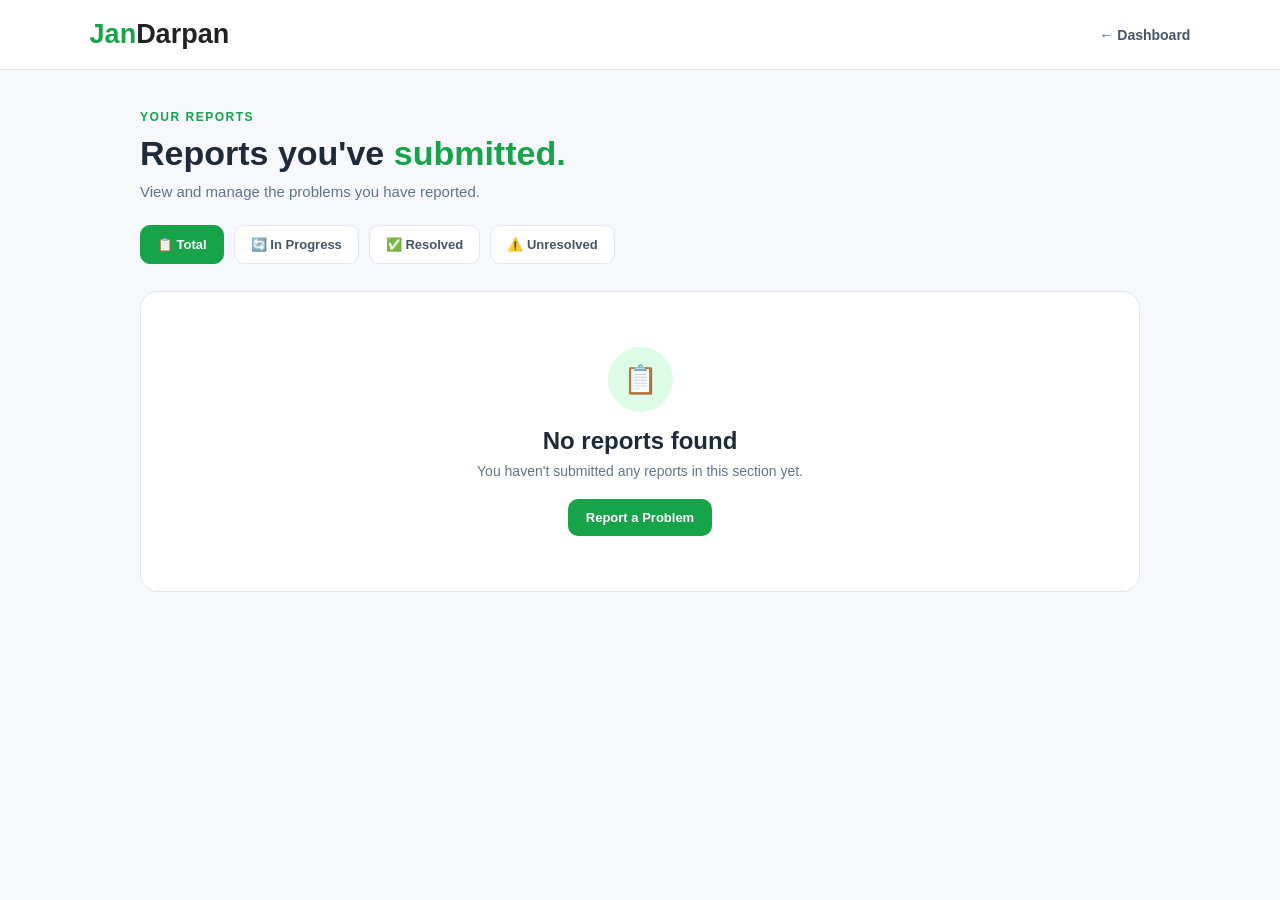
<file: your-reports.html>
<!DOCTYPE html>
<html lang="en">

<head>
    <meta charset="UTF-8">
    <meta name="viewport" content="width=device-width, initial-scale=1.0">

    <title>Your Reports - JanDarpan</title>

    <link rel="stylesheet" href="your-reports.css">
</head>

<body>

    <!-- TOP BAR -->
    <header class="topbar">

        <a href="dashboard.html" class="logo">
            <span>Jan</span>Darpan
        </a>

        <a href="dashboard.html" class="back-btn">
            ← Dashboard
        </a>

    </header>


    <!-- MAIN -->
    <main class="reports-page">

        <section class="page-heading">

            <p class="small-title">
                YOUR REPORTS
            </p>

            <h1>
                Reports you've <span>submitted.</span>
            </h1>

            <p>
                View and manage the problems you have reported.
            </p>

        </section>


        <!-- FILTER TABS -->
        <div class="report-tabs">

            <button class="report-tab active" data-status="All">
                📋 Total
            </button>

            <button class="report-tab" data-status="In Progress">
                🔄 In Progress
            </button>

            <button class="report-tab" data-status="Resolved">
                ✅ Resolved
            </button>

            <button class="report-tab" data-status="Unresolved">
                ⚠️ Unresolved
            </button>

        </div>


        <!-- REPORT LIST -->
        <section id="reportsList" class="reports-list">

            <!-- Reports will appear here -->

        </section>


        <!-- EMPTY MESSAGE -->
        <section id="emptyMessage" class="empty-message">

            <div class="empty-icon">
                📋
            </div>

            <h2>
                No reports found
            </h2>

            <p>
                You haven't submitted any reports in this section yet.
            </p>

            <a href="report.html">
                Report a Problem
            </a>

        </section>

    </main>


    <script src="your-reports.js"></script>

</body>

</html>
</file>
<file: jandarpan-home.css>
* {
    margin: 0;
    padding: 0;
    box-sizing: border-box;
}

body {
    font-family: Arial, sans-serif;
    background: #f5f7fb;
    color: #172033;
}

/* ================= HEADER ================= */

header {
    background: linear-gradient(135deg, #1e3a8a, #2563eb);
    color: white;
    padding: 25px 7%;
    display: flex;
    justify-content: space-between;
    align-items: center;
}

.logo {
    font-size: 28px;
    font-weight: bold;
}

.logo span {
    color: #bfdbfe;
}

.nav-buttons {
    display: flex;
    gap: 12px;
}

.nav-buttons a {
    text-decoration: none;
    color: white;
    padding: 10px 18px;
    border: 1px solid rgba(255,255,255,0.5);
    border-radius: 8px;
    transition: 0.2s;
}

.nav-buttons a:hover {
    background: white;
    color: #2563eb;
}

/* ================= HERO ================= */

.hero {
    min-height: 520px;
    padding: 80px 7%;
    display: flex;
    align-items: center;
    justify-content: space-between;
    gap: 50px;
    background: linear-gradient(135deg, #eff6ff, #ffffff);
}

.hero-content {
    max-width: 650px;
}

.hero h1 {
    font-size: 52px;
    line-height: 1.1;
    margin-bottom: 22px;
    color: #172554;
}

.hero h1 span {
    color: #2563eb;
}

.hero p {
    font-size: 19px;
    line-height: 1.7;
    color: #64748b;
    margin-bottom: 30px;
}

.primary-btn {
    display: inline-block;
    text-decoration: none;
    background: #2563eb;
    color: white;
    padding: 14px 28px;
    border-radius: 10px;
    font-size: 17px;
    font-weight: bold;
    transition: 0.2s;
}

.primary-btn:hover {
    background: #1d4ed8;
    transform: translateY(-2px);
}

/* ================= HERO VISUAL ================= */

.hero-card {
    width: 380px;
    padding: 35px;
    background: white;
    border-radius: 22px;
    box-shadow: 0 20px 50px rgba(37, 99, 235, 0.15);
}

.hero-card .icon {
    font-size: 60px;
    margin-bottom: 20px;
}

.hero-card h3 {
    font-size: 24px;
    margin-bottom: 12px;
}

.hero-card p {
    color: #64748b;
    line-height: 1.6;
}

/* ================= SECTIONS ================= */

.section {
    padding: 70px 7%;
    text-align: center;
}

.section h2 {
    font-size: 34px;
    margin-bottom: 15px;
    color: #172554;
}

.section-subtitle {
    color: #64748b;
    margin-bottom: 45px;
    font-size: 17px;
}

/* ================= FEATURE CARDS ================= */

.features {
    display: grid;
    grid-template-columns: repeat(3, 1fr);
    gap: 25px;
}

.feature-card {
    background: white;
    padding: 35px 25px;
    border-radius: 18px;
    box-shadow: 0 8px 30px rgba(15, 23, 42, 0.07);
    transition: 0.25s;
}

.feature-card:hover {
    transform: translateY(-7px);
    box-shadow: 0 15px 35px rgba(37, 99, 235, 0.12);
}

.feature-icon {
    font-size: 42px;
    margin-bottom: 18px;
}

.feature-card h3 {
    font-size: 21px;
    margin-bottom: 10px;
}

.feature-card p {
    color: #64748b;
    line-height: 1.6;
}

/* ================= HOW IT WORKS ================= */

.steps {
    display: grid;
    grid-template-columns: repeat(3, 1fr);
    gap: 25px;
}

.step {
    padding: 30px;
}

.step-number {
    width: 55px;
    height: 55px;
    margin: 0 auto 18px;
    display: flex;
    align-items: center;
    justify-content: center;
    border-radius: 50%;
    background: #2563eb;
    color: white;
    font-size: 22px;
    font-weight: bold;
}

.step h3 {
    margin-bottom: 10px;
}

.step p {
    color: #64748b;
    line-height: 1.6;
}

/* ================= CTA ================= */

.cta {
    margin: 30px 7% 70px;
    padding: 60px 30px;
    text-align: center;
    border-radius: 25px;
    background: linear-gradient(135deg, #1e3a8a, #2563eb);
    color: white;
}

.cta h2 {
    font-size: 36px;
    margin-bottom: 15px;
}

.cta p {
    margin-bottom: 25px;
    opacity: 0.9;
}

.cta .primary-btn {
    background: white;
    color: #2563eb;
}

.cta .primary-btn:hover {
    background: #eff6ff;
}

/* ================= FOOTER ================= */

footer {
    background: #0f172a;
    color: #cbd5e1;
    text-align: center;
    padding: 30px 20px;
}

footer strong {
    color: white;
}

/* ================= MOBILE ================= */

@media (max-width: 800px) {

    header {
        padding: 20px;
        flex-direction: column;
        gap: 18px;
    }

    .hero {
        padding: 55px 20px;
        flex-direction: column;
        text-align: center;
    }

    .hero h1 {
        font-size: 38px;
    }

    .hero-card {
        width: 100%;
        max-width: 380px;
    }

    .features,
    .steps {
        grid-template-columns: 1fr;
    }

    .section {
        padding: 55px 20px;
    }

    .cta {
        margin-left: 20px;
        margin-right: 20px;
    }
}
</file>
<file: all-reports.css>
* {
    margin: 0;
    padding: 0;
    box-sizing: border-box;
}

body {
    font-family: Arial, Helvetica, sans-serif;
    background: #f6f8fc;
    color: #1f2937;
}

.topbar {
    height: 70px;
    background: white;
    border-bottom: 1px solid #e5e7eb;
    display: flex;
    align-items: center;
    justify-content: space-between;
    padding: 0 7%;
}

.logo {
    text-decoration: none;
    color: #222;
    font-size: 27px;
    font-weight: 800;
}

.logo span {
    color: #16a34a;
}

.back-btn {
    text-decoration: none;
    color: #475569;
    font-size: 14px;
    font-weight: 600;
}

.back-btn:hover {
    color: #16a34a;
}

.reports-page {
    width: 86%;
    max-width: 1100px;
    margin: auto;
}

.page-heading {
    padding: 40px 0 25px;
}

.small-title {
    color: #16a34a;
    font-size: 12px;
    font-weight: 800;
    letter-spacing: 1.5px;
    margin-bottom: 10px;
}

.page-heading h1 {
    font-size: 34px;
    margin-bottom: 10px;
}

.page-heading h1 span {
    color: #16a34a;
}

.page-heading > p:last-child {
    color: #64748b;
    font-size: 15px;
}


/* FILTER */

.filter-card {
    background: white;
    border: 1px solid #e5e7eb;
    border-radius: 18px;
    padding: 25px;
    margin-bottom: 22px;
}

.filter-card h2 {
    font-size: 20px;
    margin-bottom: 6px;
}

.filter-card > p {
    color: #64748b;
    font-size: 13px;
    margin-bottom: 20px;
}

.filter-grid {
    display: grid;
    grid-template-columns: repeat(2, 1fr);
    gap: 18px;
}

.filter-group {
    display: flex;
    flex-direction: column;
    gap: 7px;
}

.filter-group label {
    font-size: 12px;
    font-weight: 700;
    color: #475569;
}

.filter-group select {
    width: 100%;
    padding: 12px 13px;
    border: 1px solid #dbe1e8;
    border-radius: 10px;
    background: white;
    color: #334155;
    font-size: 13px;
    outline: none;
    cursor: pointer;
}

.filter-group select:focus {
    border-color: #16a34a;
}


/* SUMMARY */

.summary {
    display: grid;
    grid-template-columns: repeat(3, 1fr);
    gap: 15px;
    margin-bottom: 30px;
}

.summary-card {
    background: white;
    border: 1px solid #e5e7eb;
    border-radius: 15px;
    padding: 18px;
    display: flex;
    align-items: center;
    gap: 13px;
}

.summary-card > span {
    width: 42px;
    height: 42px;
    background: #f0fdf4;
    border-radius: 10px;
    display: flex;
    align-items: center;
    justify-content: center;
    font-size: 20px;
}

.summary-card div {
    display: flex;
    flex-direction: column;
    gap: 4px;
}

.summary-card small {
    color: #64748b;
    font-size: 11px;
}

.summary-card strong {
    font-size: 21px;
}


/* REPORTS */

.reports-section {
    padding-bottom: 50px;
}

.section-heading {
    margin-bottom: 15px;
}

.section-heading h2 {
    font-size: 22px;
    margin-bottom: 5px;
}

.section-heading p {
    color: #64748b;
    font-size: 13px;
}

.reports-list {
    display: flex;
    flex-direction: column;
    gap: 15px;
}

.empty-state {
    background: white;
    border: 1px solid #e5e7eb;
    border-radius: 18px;
    padding: 55px 25px;
    text-align: center;
}

.empty-icon {
    width: 65px;
    height: 65px;
    margin: 0 auto 15px;
    border-radius: 50%;
    background: #dcfce7;
    display: flex;
    align-items: center;
    justify-content: center;
    font-size: 28px;
}

.empty-state h3 {
    font-size: 18px;
    margin-bottom: 8px;
}

.empty-state p {
    color: #64748b;
    font-size: 13px;
}


/* MOBILE */

@media (max-width: 700px) {

    .topbar {
        padding: 0 5%;
    }

    .reports-page {
        width: 90%;
    }

    .page-heading {
        padding-top: 30px;
    }

    .page-heading h1 {
        font-size: 27px;
    }

    .filter-grid {
        grid-template-columns: 1fr;
    }

    .summary {
        grid-template-columns: 1fr;
    }

    .filter-card {
        padding: 20px;
    }
}
</file>
<file: dashboard.css>
* {
    margin: 0;
    padding: 0;
    box-sizing: border-box;
}

body {
    font-family: Arial, Helvetica, sans-serif;
    background: #f6f8fc;
    color: #1f2937;
    padding-bottom: 90px;
}


/* =========================
   TOP BAR
========================= */

.topbar {
    height: 70px;
    background: white;
    display: flex;
    align-items: center;
    justify-content: space-between;
    padding: 0 7%;
    border-bottom: 1px solid #e5e7eb;
}

.logo {
    font-size: 27px;
    font-weight: 800;
    color: #222;
}

.logo span {
    color: #16a34a;
}

.top-actions {
    display: flex;
    gap: 10px;
}

.icon-btn,
.profile-btn {
    width: 42px;
    height: 42px;
    border: none;
    border-radius: 50%;
    background: #f1f5f9;
    font-size: 18px;
    cursor: pointer;
}


/* =========================
   DASHBOARD
========================= */

.dashboard {
    width: 86%;
    max-width: 1100px;
    margin: auto;
}


/* =========================
   LOCATION
========================= */

.location-section {
    padding: 35px 0 25px;
}

.small-title {
    font-size: 12px;
    font-weight: 700;
    letter-spacing: 1.5px;
    color: #64748b;
    margin-bottom: 7px;
}

.location-section h1 {
    font-size: 30px;
    margin-bottom: 5px;
}

.location-section > p:last-child {
    color: #64748b;
    font-size: 15px;
}


/* =========================
   REPORT SECTION
========================= */

.report-section {
    background: linear-gradient(135deg, #16a34a, #0f766e);
    color: white;
    border-radius: 22px;
    padding: 30px;
    display: flex;
    align-items: center;
    justify-content: space-between;
    gap: 20px;
    box-shadow: 0 10px 30px rgba(22, 163, 74, 0.18);
}

.report-text p {
    font-size: 14px;
    opacity: 0.9;
    margin-bottom: 7px;
}

.report-text h2 {
    font-size: 27px;
    margin-bottom: 7px;
}

.report-text span {
    font-size: 14px;
    opacity: 0.9;
}

.report-button {
    background: white;
    color: #15803d;
    text-decoration: none;
    padding: 14px 20px;
    border-radius: 12px;
    font-weight: 700;
    white-space: nowrap;
    transition: 0.2s;
}

.report-button:hover {
    transform: translateY(-2px);
}


/* =========================
   SECTION HEADINGS
========================= */

.categories-section,
.overview-section,
.reports-section {
    padding-top: 38px;
}

.section-heading {
    margin-bottom: 20px;
}

.section-heading h2 {
    font-size: 22px;
    margin-bottom: 6px;
}

.section-heading p {
    color: #64748b;
    font-size: 14px;
}


/* =========================
   CATEGORIES
========================= */

.categories {
    display: grid;
    grid-template-columns: repeat(2, 1fr);
    gap: 14px;
}

.category-card {
    background: white;
    border-radius: 16px;
    padding: 20px;
    display: flex;
    align-items: center;
    gap: 15px;
    text-decoration: none;
    color: #1f2937;
    border: 1px solid #e5e7eb;
    transition: 0.2s;
}

.category-card:hover {
    transform: translateY(-3px);
    box-shadow: 0 8px 25px rgba(0, 0, 0, 0.08);
}

.category-icon {
    width: 52px;
    height: 52px;
    border-radius: 14px;
    display: flex;
    align-items: center;
    justify-content: center;
    font-size: 25px;
    flex-shrink: 0;
}

.road-card .category-icon {
    background: #dcfce7;
}

.nala-card .category-icon {
    background: #dbeafe;
}

.hospital-card .category-icon {
    background: #fee2e2;
}

.school-card .category-icon {
    background: #fef3c7;
}

.other-card .category-icon {
    background: #ede9fe;
}

.category-card h3 {
    font-size: 16px;
    margin-bottom: 5px;
}

.category-card p {
    font-size: 13px;
    color: #64748b;
}

.arrow {
    margin-left: auto;
    font-size: 20px;
    color: #94a3b8;
}


/* =========================
   OVERVIEW
========================= */

.overview-grid {
    display: grid;
    grid-template-columns: repeat(4, 1fr);
    gap: 14px;
}

.overview-card {
    background: white;
    border: 1px solid #e5e7eb;
    border-radius: 16px;
    padding: 18px;
    display: flex;
    align-items: center;
    gap: 12px;
}

.overview-icon {
    width: 42px;
    height: 42px;
    border-radius: 12px;
    background: #f1f5f9;
    display: flex;
    align-items: center;
    justify-content: center;
    font-size: 20px;
}

.overview-card span {
    display: block;
    font-size: 12px;
    color: #64748b;
    margin-bottom: 4px;
}

.overview-card strong {
    font-size: 22px;
}


/* =========================
   RECENT REPORTS
========================= */

.reports-heading {
    display: flex;
    justify-content: space-between;
    align-items: center;
}

.view-all {
    background: none;
    border: none;
    color: #15803d;
    font-weight: 700;
    cursor: pointer;
}

.empty-reports {
    background: white;
    border: 1px solid #e5e7eb;
    border-radius: 18px;
    padding: 45px 25px;
    text-align: center;
}

.empty-icon {
    width: 60px;
    height: 60px;
    margin: 0 auto 15px;
    background: #dcfce7;
    border-radius: 50%;
    display: flex;
    align-items: center;
    justify-content: center;
    font-size: 27px;
}

.empty-reports h3 {
    margin-bottom: 8px;
}

.empty-reports p {
    color: #64748b;
    font-size: 14px;
    margin-bottom: 18px;
}

.empty-reports a {
    display: inline-block;
    background: #16a34a;
    color: white;
    text-decoration: none;
    padding: 11px 18px;
    border-radius: 10px;
    font-size: 14px;
    font-weight: 700;
}


/* =========================
   BOTTOM NAVIGATION
========================= */

.bottom-nav {
    position: fixed;
    bottom: 0;
    left: 0;
    width: 100%;
    height: 72px;
    background: white;
    border-top: 1px solid #e5e7eb;
    display: flex;
    justify-content: center;
    gap: 80px;
    z-index: 100;
}

.nav-item {
    min-width: 120px;
    text-decoration: none;
    color: #64748b;
    display: flex;
    flex-direction: column;
    align-items: center;
    justify-content: center;
    gap: 4px;
    font-size: 12px;
    font-weight: 600;
}

.nav-icon {
    font-size: 20px;
}

.nav-item.active {
    color: #16a34a;
}


/* =========================
   MOBILE
========================= */

@media (max-width: 700px) {

    .topbar {
        padding: 0 5%;
    }

    .dashboard {
        width: 90%;
    }

    .location-section {
        padding-top: 28px;
    }

    .location-section h1 {
        font-size: 25px;
    }

    .report-section {
        padding: 23px;
        flex-direction: column;
        align-items: flex-start;
    }

    .report-text h2 {
        font-size: 23px;
    }

    .report-button {
        width: 100%;
        text-align: center;
    }

    .categories {
        grid-template-columns: 1fr;
    }

    .overview-grid {
        grid-template-columns: repeat(2, 1fr);
    }

    .overview-card {
        padding: 14px;
    }

    .bottom-nav {
        gap: 25px;
    }

    .nav-item {
        min-width: 100px;
    }
}


@media (max-width: 400px) {

    .overview-grid {
        grid-template-columns: 1fr;
    }

    .category-card {
        padding: 16px;
    }

    .bottom-nav {
        gap: 5px;
    }
}
</file>
<file: login.css>
* {
    margin: 0;
    padding: 0;
    box-sizing: border-box;
}

body {
    font-family: Arial, Helvetica, sans-serif;
    min-height: 100vh;
    background: #f4fbff;
}


/* MAIN PAGE */

.login-page {
    min-height: 100vh;
    display: flex;
}


/* LEFT SIDE */

.login-hero {
    width: 55%;
    min-height: 100vh;
    padding: 55px 65px;

    color: white;

    background:
        linear-gradient(
            135deg,
            #087fc1,
            #16b89a
        );

    position: relative;
    overflow: hidden;
}


/* LOGO */

.logo {
    font-size: 34px;
    font-weight: 800;
    margin-bottom: 8px;
}

.logo span {
    color: white;
}


/* TAGLINE */

.tagline {
    font-size: 12px;
    letter-spacing: 3px;
    color: #d7f8f3;
    font-weight: bold;
}


/* HERO CONTENT */

.hero-content {
    max-width: 600px;
    margin-top: 100px;
    position: relative;
    z-index: 2;
}


/* BADGE */

.badge {
    display: inline-block;

    padding: 11px 19px;

    border-radius: 30px;

    background: rgba(255,255,255,0.18);

    font-weight: bold;

    margin-bottom: 25px;
}


/* HEADING */

.hero-content h1 {
    font-size: 52px;
    line-height: 1.1;
    margin-bottom: 22px;
}

.hero-content h1 span {
    color: #d9ff63;
}


/* DESCRIPTION */

.hero-content > p {
    font-size: 17px;
    line-height: 1.6;
    color: #e0f8f5;
    max-width: 500px;
}


/* MINI FEATURES */

.mini-features {
    display: flex;
    gap: 14px;
    margin-top: 45px;
    flex-wrap: wrap;
}

.mini-features div {
    padding: 12px 16px;

    border-radius: 12px;

    background: rgba(255,255,255,0.14);

    font-size: 14px;

    display: flex;
    align-items: center;
    gap: 8px;
}

.mini-features span {
    font-weight: bold;
}


/* RIGHT SIDE */

.login-section {
    width: 45%;
    min-height: 100vh;

    display: flex;
    align-items: center;
    justify-content: center;

    padding: 45px;

    background: #f7fcff;
}


/* LOGIN CARD */

.login-card {
    width: 100%;
    max-width: 450px;

    padding: 42px;

    background: white;

    border-radius: 25px;

    box-shadow:
        0 20px 60px rgba(25,80,120,0.14);
}


/* LOGIN ICON */

.login-icon {
    width: 62px;
    height: 62px;

    border-radius: 18px;

    background: #e3f4ff;

    display: flex;
    align-items: center;
    justify-content: center;

    font-size: 29px;

    margin-bottom: 20px;
}


/* TITLE */

.login-card h2 {
    font-size: 32px;
    color: #12345b;
    margin-bottom: 9px;
}

.login-card h2 span {
    color: #0aa67e;
}


/* SUBTITLE */

.subtitle {
    color: #7891a6;

    font-size: 14px;

    line-height: 1.5;

    margin-bottom: 28px;
}


/* FORM */

form label {
    display: block;

    font-size: 13px;

    font-weight: bold;

    color: #35536e;

    margin-bottom: 7px;
}


form input {
    width: 100%;

    padding: 14px 15px;

    border: 1.5px solid #d9e6ef;

    border-radius: 11px;

    outline: none;

    font-size: 14px;

    margin-bottom: 17px;

    transition: 0.2s;
}


form input:focus {
    border-color: #16b89a;

    box-shadow:
        0 0 0 3px rgba(22,184,154,0.10);
}


/* FORGOT PASSWORD */

.forgot {
    text-align: right;

    margin-top: -5px;

    margin-bottom: 20px;
}

.forgot a {
    color: #079b82;

    font-size: 13px;

    font-weight: bold;

    text-decoration: none;
}


/* LOGIN BUTTON */

form button {
    width: 100%;

    padding: 15px;

    border: none;

    border-radius: 12px;

    color: white;

    background:
        linear-gradient(
            90deg,
            #13b77c,
            #0aa7b5
        );

    font-size: 16px;

    font-weight: bold;

    cursor: pointer;

    transition: 0.25s;
}

form button span {
    margin-left: 6px;
}

form button:hover {
    transform: translateY(-2px);

    box-shadow:
        0 10px 25px rgba(0,170,150,0.20);
}


/* SIGNUP TEXT */

.signup-text {
    text-align: center;

    margin-top: 22px;

    color: #7891a6;

    font-size: 14px;
}

.signup-text a {
    color: #079b82;

    font-weight: bold;

    text-decoration: none;
}


/* BACK HOME */

.back-home {
    display: block;

    text-align: center;

    margin-top: 22px;

    color: #56738a;

    font-size: 13px;

    text-decoration: none;
}

.back-home:hover {
    color: #079b82;
}


/* MOBILE */

@media (max-width: 900px) {

    .login-page {
        flex-direction: column;
    }

    .login-hero {
        width: 100%;
        min-height: auto;

        padding: 35px 25px 50px;
    }

    .hero-content {
        margin-top: 55px;
    }

    .hero-content h1 {
        font-size: 38px;
    }

    .mini-features {
        margin-top: 30px;
    }

    .login-section {
        width: 100%;
        min-height: auto;

        padding: 30px 20px;
    }

    .login-card {
        padding: 30px 22px;
    }

    .login-card h2 {
        font-size: 28px;
    }
}
</file>
<file: style.css>
* {
    margin: 0;
    padding: 0;
    box-sizing: border-box;
}

body {
    font-family: Arial, sans-serif;
    min-height: 100vh;
    color: #172033;

    /* Beautiful background */
    background:
        radial-gradient(circle at 10% 20%, rgba(99, 102, 241, 0.20), transparent 30%),
        radial-gradient(circle at 90% 10%, rgba(14, 165, 233, 0.20), transparent 30%),
        radial-gradient(circle at 50% 100%, rgba(168, 85, 247, 0.15), transparent 35%),
        linear-gradient(135deg, #f8faff, #eef4ff);
}

/* ================= HEADER ================= */

header {
    position: relative;
    overflow: hidden;

    padding: 55px 20px;
    text-align: center;

    color: white;

    background:
        linear-gradient(135deg, #312e81, #4f46e5, #2563eb);

    box-shadow: 0 10px 35px rgba(37, 99, 235, 0.25);
}

/* Decorative circles */

header::before {
    content: "";
    position: absolute;

    width: 220px;
    height: 220px;

    border-radius: 50%;

    background: rgba(255, 255, 255, 0.08);

    top: -100px;
    left: -60px;
}

header::after {
    content: "";
    position: absolute;

    width: 300px;
    height: 300px;

    border-radius: 50%;

    background: rgba(255, 255, 255, 0.07);

    right: -100px;
    bottom: -170px;
}

header h1 {
    position: relative;
    z-index: 2;

    font-size: 46px;
    letter-spacing: 1px;

    margin-bottom: 12px;
}

header p {
    position: relative;
    z-index: 2;

    font-size: 18px;
    opacity: 0.9;
}

/* ================= MAIN ================= */

main {
    max-width: 1100px;
    margin: 55px auto;
    padding: 0 25px;
}

main h2 {
    text-align: center;

    font-size: 32px;
    margin-bottom: 35px;

    color: #1e293b;
}

/* ================= SUBJECT CARDS ================= */

.subjects {
    display: grid;

    grid-template-columns: repeat(2, 1fr);

    gap: 25px;
}

.subject {
    position: relative;
    overflow: hidden;

    padding: 38px 25px;

    border-radius: 22px;

    text-decoration: none;
    text-align: center;

    color: #172033;

    /* Glass effect */

    background: rgba(255, 255, 255, 0.72);

    backdrop-filter: blur(12px);

    border: 1px solid rgba(255, 255, 255, 0.8);

    box-shadow:
        0 10px 30px rgba(31, 41, 55, 0.08);

    transition: all 0.3s ease;
}

/* Small shine */

.subject::before {
    content: "";

    position: absolute;

    width: 120px;
    height: 120px;

    border-radius: 50%;

    background: rgba(99, 102, 241, 0.08);

    top: -50px;
    right: -40px;
}

.subject:hover {
    transform: translateY(-8px);

    box-shadow:
        0 18px 40px rgba(37, 99, 235, 0.15);
}

/* ================= ICON ================= */

.icon {
    position: relative;

    display: inline-flex;

    align-items: center;
    justify-content: center;

    width: 75px;
    height: 75px;

    margin-bottom: 18px;

    border-radius: 20px;

    font-size: 38px;

    background: linear-gradient(
        135deg,
        #eef2ff,
        #e0e7ff
    );

    box-shadow:
        0 8px 20px rgba(79, 70, 229, 0.12);
}

/* ================= TEXT ================= */

.subject h3 {
    position: relative;

    font-size: 23px;

    margin-bottom: 9px;

    color: #1e293b;
}

.subject p {
    position: relative;

    color: #64748b;

    font-size: 15px;

    line-height: 1.5;
}

/* ================= FOOTER ================= */

footer {
    text-align: center;

    padding: 30px;

    margin-top: 60px;

    color: #64748b;

    border-top: 1px solid rgba(148, 163, 184, 0.2);
}

/* ================= MOBILE ================= */

@media (max-width: 650px) {

    header {
        padding: 45px 20px;
    }

    header h1 {
        font-size: 34px;
    }

    header p {
        font-size: 15px;
    }

    main {
        margin-top: 35px;
    }

    .subjects {
        grid-template-columns: 1fr;
    }

    .subject {
        padding: 32px 20px;
    }
}
/* ================= CHAPTER PAGE ================= */

.back-button {
    display: inline-block;

    margin-bottom: 30px;

    padding: 10px 18px;

    border-radius: 10px;

    text-decoration: none;

    color: #4f46e5;

    background: rgba(255, 255, 255, 0.75);

    border: 1px solid rgba(99, 102, 241, 0.15);

    transition: 0.2s;
}

.back-button:hover {
    background: white;
    transform: translateX(-3px);
}

.chapters {
    display: grid;

    grid-template-columns: repeat(2, 1fr);

    gap: 20px;
}

.chapter {
    display: block;

    padding: 28px;

    border-radius: 18px;

    text-decoration: none;

    color: #172033;

    background: rgba(255, 255, 255, 0.75);

    backdrop-filter: blur(10px);

    border: 1px solid rgba(255, 255, 255, 0.8);

    box-shadow: 0 8px 25px rgba(31, 41, 55, 0.07);

    transition: 0.25s;
}

.chapter:hover {
    transform: translateY(-5px);

    box-shadow: 0 15px 35px rgba(37, 99, 235, 0.13);
}

.chapter span {
    display: block;

    color: #6366f1;

    font-size: 14px;

    margin-bottom: 8px;
}

.chapter strong {
    font-size: 20px;
}

/* Mobile */

@media (max-width: 650px) {

    .chapters {
        grid-template-columns: 1fr;
    }
}
/* ================= PDF CARDS ================= */

.pdfs {
    display: grid;
    grid-template-columns: repeat(2, 1fr);
    gap: 25px;
}

.pdf-card {
    background: rgba(255, 255, 255, 0.75);
    backdrop-filter: blur(12px);

    padding: 30px;
    border-radius: 20px;

    text-align: center;

    border: 1px solid rgba(255, 255, 255, 0.8);

    box-shadow: 0 8px 25px rgba(31, 41, 55, 0.08);

    transition: 0.25s;
}

.pdf-card:hover {
    transform: translateY(-6px);

    box-shadow: 0 15px 35px rgba(37, 99, 235, 0.15);
}

.pdf-icon {
    font-size: 45px;
    margin-bottom: 15px;
}

.pdf-card h3 {
    font-size: 21px;
    margin-bottom: 10px;
}

.pdf-card p {
    color: #64748b;
    margin-bottom: 20px;
}

.pdf-button {
    display: inline-block;

    padding: 10px 20px;

    border-radius: 10px;

    text-decoration: none;

    color: white;

    background: linear-gradient(
        135deg,
        #4f46e5,
        #2563eb
    );

    transition: 0.2s;
}

.pdf-button:hover {
    transform: scale(1.05);
}

@media (max-width: 650px) {

    .pdfs {
        grid-template-columns: 1fr;
    }
}
</file>
<file: report.css>
* {
    margin: 0;
    padding: 0;
    box-sizing: border-box;
}

body {
    font-family: Arial, Helvetica, sans-serif;
    background: #f6f8fc;
    color: #1f2937;
    padding-bottom: 40px;
}


/* =========================
   TOP BAR
========================= */

.topbar {
    height: 70px;
    background: white;
    border-bottom: 1px solid #e5e7eb;
    display: flex;
    align-items: center;
    justify-content: space-between;
    padding: 0 7%;
}

.logo {
    text-decoration: none;
    color: #222;
    font-size: 27px;
    font-weight: 800;
}

.logo span {
    color: #16a34a;
}

.back-btn {
    text-decoration: none;
    color: #475569;
    font-size: 14px;
    font-weight: 600;
}

.back-btn:hover {
    color: #16a34a;
}


/* =========================
   PAGE
========================= */

.report-page {
    width: 86%;
    max-width: 850px;
    margin: auto;
}


/* =========================
   HEADING
========================= */

.report-heading {
    padding: 40px 0 25px;
}

.small-title {
    color: #16a34a;
    font-size: 12px;
    font-weight: 800;
    letter-spacing: 1.5px;
    margin-bottom: 10px;
}

.report-heading h1 {
    font-size: 34px;
    margin-bottom: 10px;
}

.report-heading h1 span {
    color: #16a34a;
}

.report-heading > p:last-child {
    color: #64748b;
    font-size: 15px;
    line-height: 1.6;
}


/* =========================
   REPORT CARD
========================= */

.report-card {
    background: white;
    border: 1px solid #e5e7eb;
    border-radius: 22px;
    padding: 30px;
    box-shadow: 0 8px 30px rgba(0, 0, 0, 0.05);
}


/* =========================
   FORM
========================= */

.form-group {
    margin-bottom: 28px;
}

.form-group > label {
    display: block;
    font-size: 15px;
    font-weight: 700;
    margin-bottom: 12px;
}


/* =========================
   CATEGORY
========================= */

.category-options {
    display: grid;
    grid-template-columns: repeat(5, 1fr);
    gap: 10px;
}

.category-option {
    border: 1px solid #e2e8f0;
    background: #f8fafc;
    border-radius: 13px;
    padding: 14px 8px;
    cursor: pointer;
    font-size: 13px;
    font-weight: 600;
    color: #334155;
    transition: 0.2s;
}

.category-option span {
    display: block;
    font-size: 23px;
    margin-bottom: 6px;
}

.category-option:hover {
    border-color: #16a34a;
    transform: translateY(-2px);
}

.category-option.selected {
    background: #dcfce7;
    border-color: #16a34a;
    color: #15803d;
}


/* =========================
   PHOTO UPLOAD
========================= */

.photo-upload {
    position: relative;
    min-height: 180px;
    border: 2px dashed #cbd5e1;
    border-radius: 16px;
    background: #f8fafc;
    display: flex;
    align-items: center;
    justify-content: center;
    text-align: center;
    overflow: hidden;
    transition: 0.2s;
}

.photo-upload:hover {
    border-color: #16a34a;
    background: #f0fdf4;
}

.photo-upload input {
    position: absolute;
    inset: 0;
    width: 100%;
    height: 100%;
    opacity: 0;
    cursor: pointer;
}

.upload-content {
    pointer-events: none;
}

.upload-icon {
    font-size: 35px;
    margin-bottom: 8px;
}

.upload-content h3 {
    font-size: 16px;
    margin-bottom: 5px;
}

.upload-content p {
    color: #64748b;
    font-size: 13px;
}


/* =========================
   INPUTS
========================= */

.form-group input[type="text"],
.form-group textarea {
    width: 100%;
    border: 1px solid #dbe1e8;
    border-radius: 12px;
    padding: 14px;
    font-family: inherit;
    font-size: 14px;
    outline: none;
    transition: 0.2s;
}

.form-group textarea {
    resize: vertical;
    min-height: 120px;
}

.form-group input[type="text"]:focus,
.form-group textarea:focus {
    border-color: #16a34a;
    box-shadow: 0 0 0 3px rgba(22, 163, 74, 0.08);
}


/* =========================
   LOCATION
========================= */

.location-box {
    border: 1px solid #dbe1e8;
    border-radius: 14px;
    padding: 15px;
    display: flex;
    align-items: center;
    gap: 13px;
}

.location-icon {
    width: 45px;
    height: 45px;
    border-radius: 12px;
    background: #dcfce7;
    display: flex;
    align-items: center;
    justify-content: center;
    font-size: 22px;
    flex-shrink: 0;
}

.location-details {
    flex: 1;
}

.location-details strong {
    display: block;
    font-size: 14px;
    margin-bottom: 4px;
}

.location-details p {
    color: #64748b;
    font-size: 13px;
}

.location-button {
    border: none;
    background: #f0fdf4;
    color: #15803d;
    padding: 10px 13px;
    border-radius: 9px;
    font-size: 12px;
    font-weight: 700;
    cursor: pointer;
}

.location-button:hover {
    background: #dcfce7;
}


/* =========================
   SUBMIT
========================= */

.submit-button {
    width: 100%;
    border: none;
    border-radius: 13px;
    background: #16a34a;
    color: white;
    padding: 15px;
    font-size: 15px;
    font-weight: 700;
    cursor: pointer;
    transition: 0.2s;
}

.submit-button span {
    margin-left: 8px;
}

.submit-button:hover {
    background: #15803d;
    transform: translateY(-1px);
}


/* =========================
   MOBILE
========================= */

@media (max-width: 700px) {

    .topbar {
        padding: 0 5%;
    }

    .report-page {
        width: 90%;
    }

    .report-heading {
        padding-top: 30px;
    }

    .report-heading h1 {
        font-size: 27px;
    }

    .report-card {
        padding: 20px;
    }

    .category-options {
        grid-template-columns: repeat(2, 1fr);
    }

    .category-option:last-child {
        grid-column: span 2;
    }

    .location-box {
        align-items: flex-start;
        flex-wrap: wrap;
    }

    .location-details {
        min-width: calc(100% - 60px);
    }

    .location-button {
        width: 100%;
    }
}
</file>
<file: select-area.css>
* {
    margin: 0;
    padding: 0;
    box-sizing: border-box;
}

body {
    font-family: Arial, Helvetica, sans-serif;
    min-height: 100vh;
    background: #f4fbff;
}


/* MAIN PAGE */

.area-page {
    min-height: 100vh;
    display: flex;
}


/* LEFT SIDE */

.area-hero {
    width: 55%;
    min-height: 100vh;

    padding: 55px 65px;

    color: white;

    background:
        linear-gradient(
            135deg,
            #087fc1,
            #16b89a
        );

    position: relative;
    overflow: hidden;
}


/* LOGO */

.logo {
    font-size: 34px;
    font-weight: 800;

    margin-bottom: 8px;
}

.logo span {
    color: white;
}


/* TAGLINE */

.tagline {
    font-size: 12px;

    letter-spacing: 3px;

    color: #d7f8f3;

    font-weight: bold;
}


/* HERO CONTENT */

.hero-content {
    max-width: 590px;

    margin-top: 120px;

    position: relative;

    z-index: 2;
}


/* BADGE */

.badge {
    display: inline-block;

    padding: 11px 19px;

    border-radius: 30px;

    background: rgba(255,255,255,0.18);

    font-weight: bold;

    margin-bottom: 25px;
}


/* HEADING */

.hero-content h1 {
    font-size: 52px;

    line-height: 1.1;

    margin-bottom: 22px;
}

.hero-content h1 span {
    color: #d9ff63;
}


/* DESCRIPTION */

.hero-content > p {
    font-size: 17px;

    line-height: 1.6;

    color: #e0f8f5;

    max-width: 520px;
}


/* LOCATION PREVIEW */

.location-preview {
    display: flex;

    align-items: center;

    gap: 16px;

    margin-top: 45px;

    padding: 18px 20px;

    width: fit-content;

    border-radius: 16px;

    background: rgba(255,255,255,0.13);
}

.preview-icon {
    width: 50px;
    height: 50px;

    border-radius: 14px;

    background: rgba(255,255,255,0.18);

    display: flex;
    align-items: center;
    justify-content: center;

    font-size: 23px;
}

.location-preview h3 {
    font-size: 15px;

    margin-bottom: 5px;
}

.location-preview p {
    font-size: 12px;

    color: #d7f8f3;
}


/* RIGHT SIDE */

.area-section {
    width: 45%;
    min-height: 100vh;

    display: flex;

    align-items: center;
    justify-content: center;

    padding: 45px;

    background: #f7fcff;
}


/* CARD */

.area-card {
    width: 100%;

    max-width: 470px;

    padding: 42px;

    background: white;

    border-radius: 25px;

    box-shadow:
        0 20px 60px rgba(25,80,120,0.14);
}


/* ICON */

.location-icon {
    width: 62px;
    height: 62px;

    border-radius: 18px;

    background: #dff9ed;

    display: flex;

    align-items: center;
    justify-content: center;

    font-size: 29px;

    margin-bottom: 20px;
}


/* TITLE */

.area-card h2 {
    font-size: 32px;

    color: #12345b;

    margin-bottom: 9px;
}

.area-card h2 span {
    color: #0aa67e;
}


/* SUBTITLE */

.subtitle {
    color: #7891a6;

    font-size: 14px;

    line-height: 1.5;

    margin-bottom: 28px;
}


/* FORM */

form label {
    display: block;

    font-size: 13px;

    font-weight: bold;

    color: #35536e;

    margin-bottom: 7px;
}


/* SELECT */

form select {
    width: 100%;

    padding: 14px 15px;

    border: 1.5px solid #d9e6ef;

    border-radius: 11px;

    outline: none;

    font-size: 14px;

    color: #35536e;

    background: white;

    margin-bottom: 19px;

    cursor: pointer;

    transition: 0.2s;
}

form select:focus {
    border-color: #16b89a;

    box-shadow:
        0 0 0 3px rgba(22,184,154,0.10);
}

form select:disabled {
    background: #f3f7fa;

    color: #9aaab7;

    cursor: not-allowed;
}


/* BUTTON */

form button {
    width: 100%;

    padding: 15px;

    border: none;

    border-radius: 12px;

    color: white;

    background:
        linear-gradient(
            90deg,
            #13b77c,
            #0aa7b5
        );

    font-size: 16px;

    font-weight: bold;

    cursor: pointer;

    margin-top: 5px;

    transition: 0.25s;
}

form button:hover {
    transform: translateY(-2px);

    box-shadow:
        0 10px 25px rgba(0,170,150,0.20);
}

form button span {
    margin-left: 6px;
}


/* HELP TEXT */

.help-text {
    text-align: center;

    margin-top: 21px;

    color: #91a1af;

    font-size: 12px;

    line-height: 1.5;
}


/* MOBILE */

@media (max-width: 900px) {

    .area-page {
        flex-direction: column;
    }

    .area-hero {
        width: 100%;

        min-height: auto;

        padding: 35px 25px 50px;
    }

    .hero-content {
        margin-top: 60px;
    }

    .hero-content h1 {
        font-size: 38px;
    }

    .location-preview {
        margin-top: 30px;
    }

    .area-section {
        width: 100%;

        min-height: auto;

        padding: 30px 20px;
    }

    .area-card {
        padding: 30px 22px;
    }

    .area-card h2 {
        font-size: 28px;
    }
}
</file>
<file: signup.css>
* {
    margin: 0;
    padding: 0;
    box-sizing: border-box;
}

body {
    font-family: Arial, Helvetica, sans-serif;
    min-height: 100vh;
    background: #f4fbff;
}


/* MAIN PAGE */

.page {
    min-height: 100vh;
    display: flex;
}


/* LEFT HERO */

.hero {
    width: 55%;
    min-height: 100vh;
    padding: 55px 65px;

    color: white;

    background:
        linear-gradient(
            135deg,
            #087fc1,
            #16b89a
        );

    position: relative;
    overflow: hidden;
}


.logo {
    font-size: 34px;
    font-weight: 800;

    margin-bottom: 8px;
}

.logo-jan {
    color: white;
}

.logo-darpan {
    color: #baff65;
}


.tagline-small {
    font-size: 12px;

    letter-spacing: 3px;

    color: #d7f8f3;

    font-weight: bold;

    margin-bottom: 65px;
}


/* HERO CONTENT */

.hero-content {
    position: relative;
    z-index: 3;

    max-width: 600px;
}


.badge {
    display: inline-block;

    padding: 11px 19px;

    border-radius: 30px;

    background: rgba(255,255,255,0.18);

    font-weight: bold;

    margin-bottom: 25px;
}


.hero h1 {
    font-size: 50px;

    line-height: 1.1;

    margin-bottom: 35px;
}


.hero h1 span {
    color: #d9ff63;
}


/* FEATURES */

.feature {
    display: flex;

    align-items: center;

    gap: 17px;

    margin-bottom: 22px;
}


.icon {
    width: 52px;
    height: 52px;

    min-width: 52px;

    border-radius: 15px;

    display: flex;

    align-items: center;
    justify-content: center;

    font-size: 24px;

    background: rgba(255,255,255,0.18);
}


.icon.green {
    background: #35c879;
}


.icon.blue {
    background: #338fe8;
}


.icon.purple {
    background: #8247dc;
}


.feature h3 {
    font-size: 17px;

    margin-bottom: 5px;
}


.feature p {
    font-size: 13px;

    color: #d9f4f5;

    line-height: 1.4;
}


/* ROAD DECORATION */

.road {
    position: absolute;

    width: 600px;
    height: 230px;

    right: -120px;
    bottom: -90px;

    background: #4cae55;

    border-radius: 50%;

    transform: rotate(-8deg);
}


.road::before {
    content: "";

    position: absolute;

    width: 330px;
    height: 500px;

    background: #3d4850;

    left: 170px;
    top: -100px;

    transform: rotate(15deg);

    border-radius: 50%;
}


.road-line {
    position: absolute;

    z-index: 2;

    width: 8px;
    height: 170px;

    background: #ffffff;

    left: 320px;
    top: -40px;

    border-radius: 10px;
}


/* RIGHT SIGNUP */

.signup-section {
    width: 45%;

    min-height: 100vh;

    display: flex;

    align-items: center;
    justify-content: center;

    padding: 45px;

    background: #f7fcff;
}


.signup-card {
    width: 100%;

    max-width: 470px;

    padding: 42px;

    background: white;

    border-radius: 25px;

    box-shadow:
        0 20px 60px rgba(25,80,120,0.14);
}


/* ICON */

.location-icon {
    width: 62px;
    height: 62px;

    border-radius: 18px;

    background: #dff9ed;

    display: flex;

    align-items: center;
    justify-content: center;

    font-size: 29px;

    margin-bottom: 20px;
}


/* TITLE */

.signup-card h2 {
    font-size: 32px;

    color: #12345b;

    margin-bottom: 9px;
}


.signup-card h2 span {
    color: #0aa67e;
}


.subtitle {
    color: #7891a6;

    font-size: 14px;

    line-height: 1.5;

    margin-bottom: 27px;
}


/* FORM */

form label {
    display: block;

    font-size: 13px;

    font-weight: bold;

    color: #35536e;

    margin-bottom: 7px;
}


form input {
    width: 100%;

    padding: 14px 15px;

    border: 1.5px solid #d9e6ef;

    border-radius: 11px;

    outline: none;

    font-size: 14px;

    margin-bottom: 17px;

    transition: 0.2s;
}


form input:focus {
    border-color: #16b89a;

    box-shadow:
        0 0 0 3px rgba(22,184,154,0.10);
}


/* BUTTON */

form button {
    width: 100%;

    padding: 15px;

    border: none;

    border-radius: 12px;

    color: white;

    background:
        linear-gradient(
            90deg,
            #13b77c,
            #0aa7b5
        );

    font-size: 16px;

    font-weight: bold;

    cursor: pointer;

    margin-top: 3px;

    transition: 0.25s;
}


form button:hover {
    transform: translateY(-2px);

    box-shadow:
        0 10px 25px rgba(0,170,150,0.20);
}


/* LOGIN */

.login-text {
    text-align: center;

    margin-top: 21px;

    color: #7891a6;

    font-size: 14px;
}


.login-text a {
    color: #079b82;

    font-weight: bold;

    text-decoration: none;
}


/* MOBILE */

@media (max-width: 900px) {

    .page {
        flex-direction: column;
    }


    .hero {
        width: 100%;

        min-height: auto;

        padding: 35px 25px 50px;
    }


    .tagline-small {
        margin-bottom: 40px;
    }


    .hero h1 {
        font-size: 38px;
    }


    .feature {
        margin-bottom: 18px;
    }


    .road {
        display: none;
    }


    .signup-section {
        width: 100%;

        min-height: auto;

        padding: 30px 20px;
    }


    .signup-card {
        padding: 30px 22px;
    }


    .signup-card h2 {
        font-size: 28px;
    }

}
</file>
<file: your-reports.css>
* {
    margin: 0;
    padding: 0;
    box-sizing: border-box;
}

body {
    font-family: Arial, Helvetica, sans-serif;
    background: #f6f8fc;
    color: #1f2937;
}


/* =========================
   TOP BAR
========================= */

.topbar {
    height: 70px;
    background: white;
    border-bottom: 1px solid #e5e7eb;

    display: flex;
    align-items: center;
    justify-content: space-between;

    padding: 0 7%;
}

.logo {
    text-decoration: none;
    color: #222;
    font-size: 27px;
    font-weight: 800;
}

.logo span {
    color: #16a34a;
}

.back-btn {
    text-decoration: none;
    color: #475569;
    font-size: 14px;
    font-weight: 600;
}

.back-btn:hover {
    color: #16a34a;
}


/* =========================
   PAGE
========================= */

.reports-page {
    width: 86%;
    max-width: 1000px;
    margin: auto;
}


/* =========================
   HEADING
========================= */

.page-heading {
    padding: 40px 0 25px;
}

.small-title {
    color: #16a34a;
    font-size: 12px;
    font-weight: 800;
    letter-spacing: 1.5px;
    margin-bottom: 10px;
}

.page-heading h1 {
    font-size: 34px;
    margin-bottom: 10px;
}

.page-heading h1 span {
    color: #16a34a;
}

.page-heading > p:last-child {
    color: #64748b;
    font-size: 15px;
}


/* =========================
   TABS
========================= */

.report-tabs {
    display: flex;
    gap: 10px;
    overflow-x: auto;
    padding-bottom: 5px;
    margin-bottom: 22px;
}

.report-tab {
    border: 1px solid #e2e8f0;
    background: white;
    color: #475569;

    padding: 11px 16px;
    border-radius: 10px;

    font-size: 13px;
    font-weight: 700;

    cursor: pointer;
    white-space: nowrap;
}

.report-tab:hover {
    border-color: #16a34a;
}

.report-tab.active {
    background: #16a34a;
    color: white;
    border-color: #16a34a;
}


/* =========================
   REPORT LIST
========================= */

.reports-list {
    display: flex;
    flex-direction: column;
    gap: 16px;
}


/* =========================
   REPORT CARD
========================= */

.report-item {
    background: white;
    border: 1px solid #e5e7eb;
    border-radius: 18px;
    padding: 18px;

    display: flex;
    gap: 18px;
}

.report-photo {
    width: 180px;
    height: 135px;

    border-radius: 13px;
    object-fit: cover;

    background: #f1f5f9;
    flex-shrink: 0;
}

.report-content {
    flex: 1;
}

.report-top {
    display: flex;
    justify-content: space-between;
    gap: 15px;
    margin-bottom: 8px;
}

.report-category {
    font-size: 12px;
    font-weight: 800;
    color: #15803d;
    text-transform: uppercase;
}

.report-status {
    font-size: 11px;
    font-weight: 700;

    padding: 5px 9px;
    border-radius: 20px;

    background: #fef3c7;
    color: #92400e;
}

.report-content h3 {
    font-size: 18px;
    margin-bottom: 8px;
}

.report-description {
    color: #64748b;
    font-size: 13px;
    line-height: 1.5;
    margin-bottom: 10px;
}

.report-location,
.report-date {
    color: #64748b;
    font-size: 12px;
    margin-bottom: 5px;
}


/* =========================
   DELETE BUTTON
========================= */

.report-actions {
    margin-top: 14px;
    display: flex;
    justify-content: flex-end;
}

.delete-btn {
    border: none;
    background: #fee2e2;
    color: #dc2626;

    padding: 9px 13px;
    border-radius: 9px;

    font-size: 12px;
    font-weight: 700;

    cursor: pointer;
}

.delete-btn:hover {
    background: #fecaca;
}


/* =========================
   EMPTY MESSAGE
========================= */

.empty-message {
    background: white;
    border: 1px solid #e5e7eb;
    border-radius: 18px;

    padding: 55px 25px;
    text-align: center;
}

.empty-icon {
    width: 65px;
    height: 65px;

    margin: 0 auto 15px;

    border-radius: 50%;
    background: #dcfce7;

    display: flex;
    align-items: center;
    justify-content: center;

    font-size: 28px;
}

.empty-message h2 {
    margin-bottom: 8px;
}

.empty-message p {
    color: #64748b;
    font-size: 14px;
    margin-bottom: 20px;
}

.empty-message a {
    display: inline-block;

    background: #16a34a;
    color: white;

    text-decoration: none;

    padding: 11px 18px;
    border-radius: 10px;

    font-size: 13px;
    font-weight: 700;
}


/* =========================
   MOBILE
========================= */

@media (max-width: 700px) {

    .topbar {
        padding: 0 5%;
    }

    .reports-page {
        width: 90%;
    }

    .page-heading {
        padding-top: 30px;
    }

    .page-heading h1 {
        font-size: 27px;
    }

    .report-item {
        flex-direction: column;
    }

    .report-photo {
        width: 100%;
        height: 210px;
    }

    .report-top {
        align-items: flex-start;
    }

    .delete-btn {
        width: 100%;
    }

}
</file>
